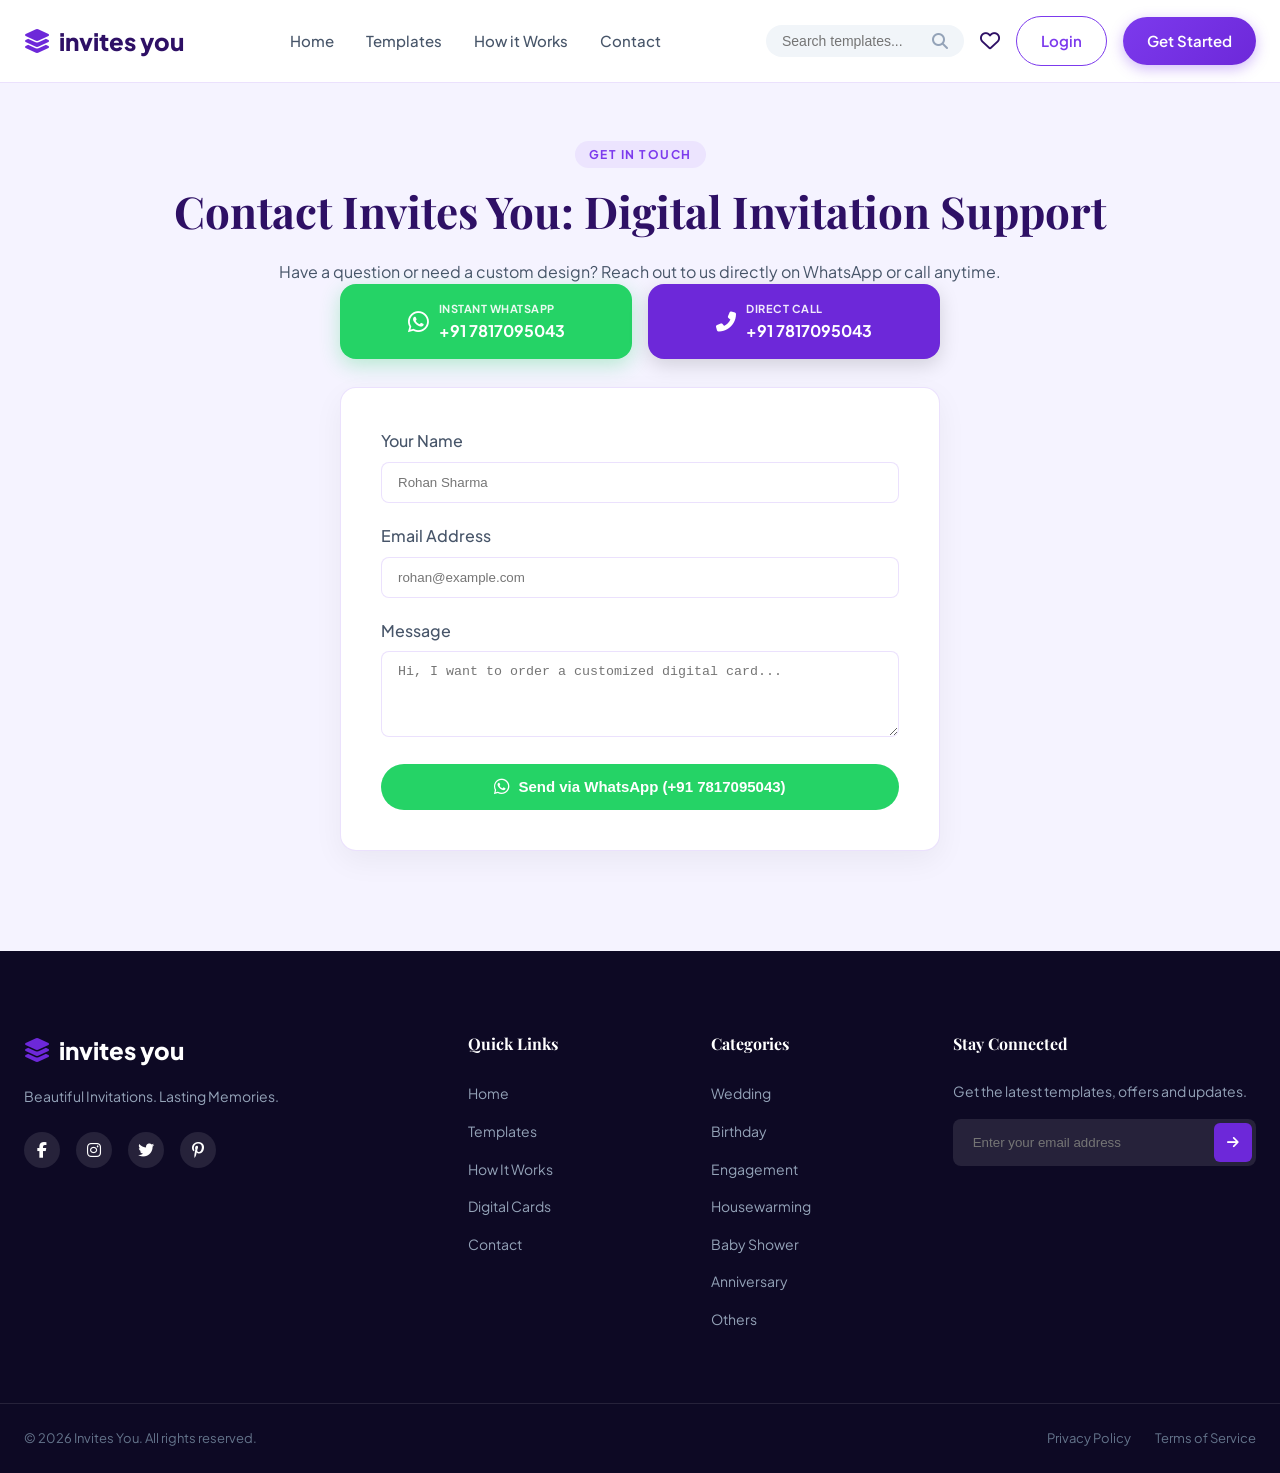
<file: contact.html>
<!DOCTYPE html>
<html lang="en">
<head>
    <meta charset="UTF-8">
    <meta name="viewport" content="width=device-width, initial-scale=1.0">
    <title>Contact Us - Custom Digital Invitation Cards Support | Invites You</title>
    <meta name="description" content="Get in touch with Invites You for custom digital wedding invitations, bulk orders, event customization, and instant WhatsApp support.">
    <meta name="keywords" content="contact digital invitation card maker, custom digital wedding card support, invites you contact, whatsapp wedding invitation assistance">
    <meta name="robots" content="index, follow">
    <link rel="canonical" href="https://invitesyou.in/contact.html">

    <!-- Open Graph -->
    <meta property="og:type" content="website">
    <meta property="og:url" content="https://invitesyou.in/contact.html">
    <meta property="og:title" content="Contact Us - Invites You Digital Invitations">
    <meta property="og:description" content="Reach out to us for custom digital wedding cards and fast WhatsApp support.">
    <meta property="og:image" content="https://images.unsplash.com/photo-1519225421980-715cb0215aed?auto=format&fit=crop&w=1200&q=80">

    <script type="application/ld+json">
    {
      "@context": "https://schema.org",
      "@type": "ContactPage",
      "name": "Contact Invites You",
      "url": "https://invitesyou.in/contact.html",
      "description": "Get in touch with the Invites You team for digital invitation cards and customization."
    }
    </script>
    <link rel="preconnect" href="https://fonts.googleapis.com">
    <link rel="preconnect" href="https://fonts.gstatic.com" crossorigin>
    <link href="https://fonts.googleapis.com/css2?family=Playfair+Display:ital,wght@0,700;1,700&family=Plus+Jakarta+Sans:wght@400;500;600;700;800&display=swap" rel="stylesheet">
    <link rel="stylesheet" href="https://cdnjs.cloudflare.com/ajax/libs/font-awesome/6.4.0/css/all.min.css">
    <link rel="stylesheet" href="assets/css/style.css">
</head>
<body>
    <header class="navbar">
        <div class="container nav-container">
            <a href="index.html" class="logo" style="text-decoration: none;">
                <i class="fas fa-layer-group logo-icon"></i>
                <span>invites you</span>
            </a>
            <nav class="nav-links">
                <a href="index.html" >Home</a>
                <a href="templates.html">Templates</a>
                <a href="how-it-works.html">How it Works</a>
                <a href="contact.html">Contact</a>
                </nav>
            <div class="nav-actions">
                <div class="search-box">
                    <input type="text" placeholder="Search templates...">
                    <i class="fas fa-search"></i>
                </div>
                <button class="icon-btn"><i class="far fa-heart"></i></button>
                <a href="#" class="btn btn-outline-primary">Login</a>
                <a href="#" class="btn btn-primary">Get Started</a>
            </div>
        </div>
    </header>
    <main>
    <section class="section-padding bg-very-light" style="padding-top: 140px; min-height: 80vh;">
        <div class="container">
            <div class="section-header text-center">
                <span class="subtitle">GET IN TOUCH</span>
                <h1 style="font-family: var(--font-serif); font-size: 44px; color: var(--text-dark); margin-bottom: 12px;">Contact Invites You: Digital Invitation Support</h1>
                <p>Have a question or need a custom design? Reach out to us directly on WhatsApp or call anytime.</p>
            </div>
            
            <!-- Direct Contact Actions -->
            <div style="max-width: 600px; margin: 0 auto 28px auto; display: flex; gap: 16px; justify-content: center; flex-wrap: wrap;">
                <a href="https://wa.me/917817095043?text=Hi%20Invites%20You%2C%20I%20want%20to%20order%20or%20customize%20a%20digital%20invitation%20card." target="_blank" style="flex:1; min-width:240px; background:#25d366; color:#fff; text-decoration:none; padding:16px 20px; border-radius:16px; font-weight:700; display:flex; align-items:center; justify-content:center; gap:10px; box-shadow:0 6px 20px rgba(37,211,102,0.3); transition:transform 0.2s;">
                    <i class="fab fa-whatsapp" style="font-size:24px;"></i>
                    <div style="text-align:left;">
                        <span style="font-size:11px; text-transform:uppercase; letter-spacing:0.5px; opacity:0.9; display:block;">Instant WhatsApp</span>
                        <span style="font-size:16px;">+91 7817095043</span>
                    </div>
                </a>
                <a href="tel:+917817095043" style="flex:1; min-width:240px; background:var(--primary); color:#fff; text-decoration:none; padding:16px 20px; border-radius:16px; font-weight:700; display:flex; align-items:center; justify-content:center; gap:10px; box-shadow:0 6px 20px rgba(0,0,0,0.15); transition:transform 0.2s;">
                    <i class="fas fa-phone-alt" style="font-size:20px;"></i>
                    <div style="text-align:left;">
                        <span style="font-size:11px; text-transform:uppercase; letter-spacing:0.5px; opacity:0.9; display:block;">Direct Call</span>
                        <span style="font-size:16px;">+91 7817095043</span>
                    </div>
                </a>
            </div>
            
            <div style="max-width: 600px; margin: 0 auto; background: white; padding: 40px; border-radius: 16px; box-shadow: 0 10px 30px rgba(0,0,0,0.05); border: 1px solid var(--border);">
                <form onsubmit="event.preventDefault(); const n=document.getElementById('cName').value; const m=document.getElementById('cMsg').value; window.open('https://wa.me/917817095043?text=' + encodeURIComponent('Hi Invites You! My name is ' + n + '. Inquiry: ' + m), '_blank');" style="display: flex; flex-direction: column; gap: 20px;">
                    <div>
                        <label style="display: block; margin-bottom: 8px; font-weight: 500;">Your Name</label>
                        <input type="text" id="cName" placeholder="Rohan Sharma" required style="width: 100%; padding: 12px 16px; border: 1px solid var(--border); border-radius: 8px; outline: none;">
                    </div>
                    <div>
                        <label style="display: block; margin-bottom: 8px; font-weight: 500;">Email Address</label>
                        <input type="email" placeholder="rohan@example.com" style="width: 100%; padding: 12px 16px; border: 1px solid var(--border); border-radius: 8px; outline: none;">
                    </div>
                    <div>
                        <label style="display: block; margin-bottom: 8px; font-weight: 500;">Message</label>
                        <textarea rows="4" id="cMsg" placeholder="Hi, I want to order a customized digital card..." required style="width: 100%; padding: 12px 16px; border: 1px solid var(--border); border-radius: 8px; outline: none; resize: vertical;"></textarea>
                    </div>
                    <button type="submit" class="btn" style="background:#25d366; color:#fff; width: 100%; padding: 14px; font-weight:700; display:flex; align-items:center; justify-content:center; gap:8px;">
                        <i class="fab fa-whatsapp" style="font-size:18px;"></i> Send via WhatsApp (+91 7817095043)
                    </button>
                </form>
            </div>
        </div>
    </section>
</main>
    <footer id="contact" class="footer">
        <div class="container footer-grid">
            <div class="footer-brand">
                <a href="index.html" class="logo" style="text-decoration: none; color: white;">
                    <i class="fas fa-layer-group logo-icon"></i> invites you
                </a>
                <p>Beautiful Invitations. Lasting Memories.</p>
                <div class="socials">
                    <a href="#"><i class="fab fa-facebook-f"></i></a>
                    <a href="#"><i class="fab fa-instagram"></i></a>
                    <a href="#"><i class="fab fa-twitter"></i></a>
                    <a href="#"><i class="fab fa-pinterest-p"></i></a>
                </div>
            </div>
            <div class="footer-links">
                <h3>Quick Links</h3>
                <ul>
                    <li><a href="#">Home</a></li>
                    <li><a href="templates.html">Templates</a></li>
                    <li><a href="#">How It Works</a></li>
                    <li><a href="templates.html">Digital Cards</a></li>
                    <li><a href="#contact">Contact</a></li>
                </ul>
            </div>
            <div class="footer-links">
                <h3>Categories</h3>
                <ul>
                    <li><a href="#">Wedding</a></li>
                    <li><a href="#">Birthday</a></li>
                    <li><a href="#">Engagement</a></li>
                    <li><a href="#">Housewarming</a></li>
                    <li><a href="#">Baby Shower</a></li>
                    <li><a href="#">Anniversary</a></li>
                    <li><a href="#">Others</a></li>
                </ul>
            </div>
            <div class="footer-newsletter">
                <h3>Stay Connected</h3>
                <p>Get the latest templates, offers and updates.</p>
                <div class="newsletter-box">
                    <input type="email" placeholder="Enter your email address">
                    <button><i class="fas fa-arrow-right"></i></button>
                </div>
            </div>
        </div>
        <div class="container footer-bottom flex-between">
            <p>&copy; 2026 Invites You. All rights reserved.</p>
            <div class="legal">
                <a href="#">Privacy Policy</a>
                <a href="#">Terms of Service</a>
            </div>
        </div>
    </footer>
    <script src="assets/js/env.js"></script>
    <script src="assets/js/script.js"></script>
</body>
</html>
</file>
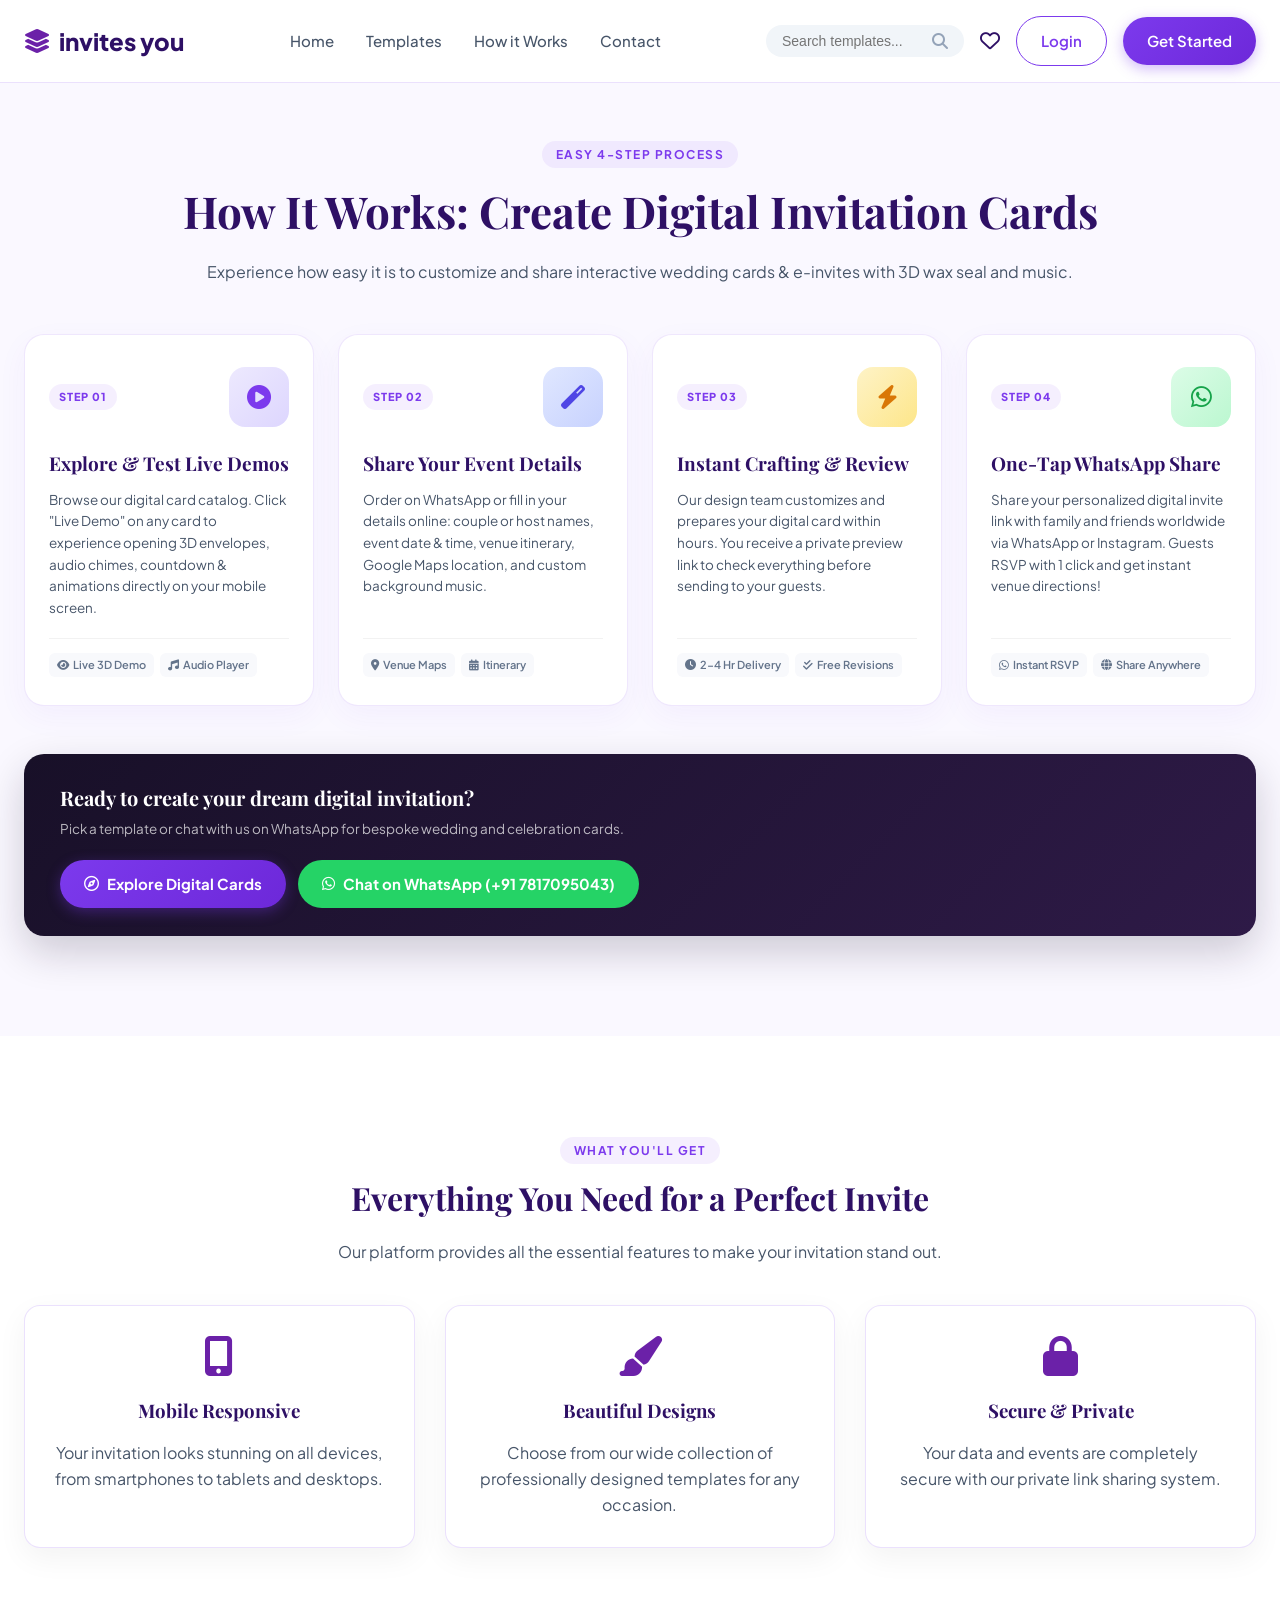
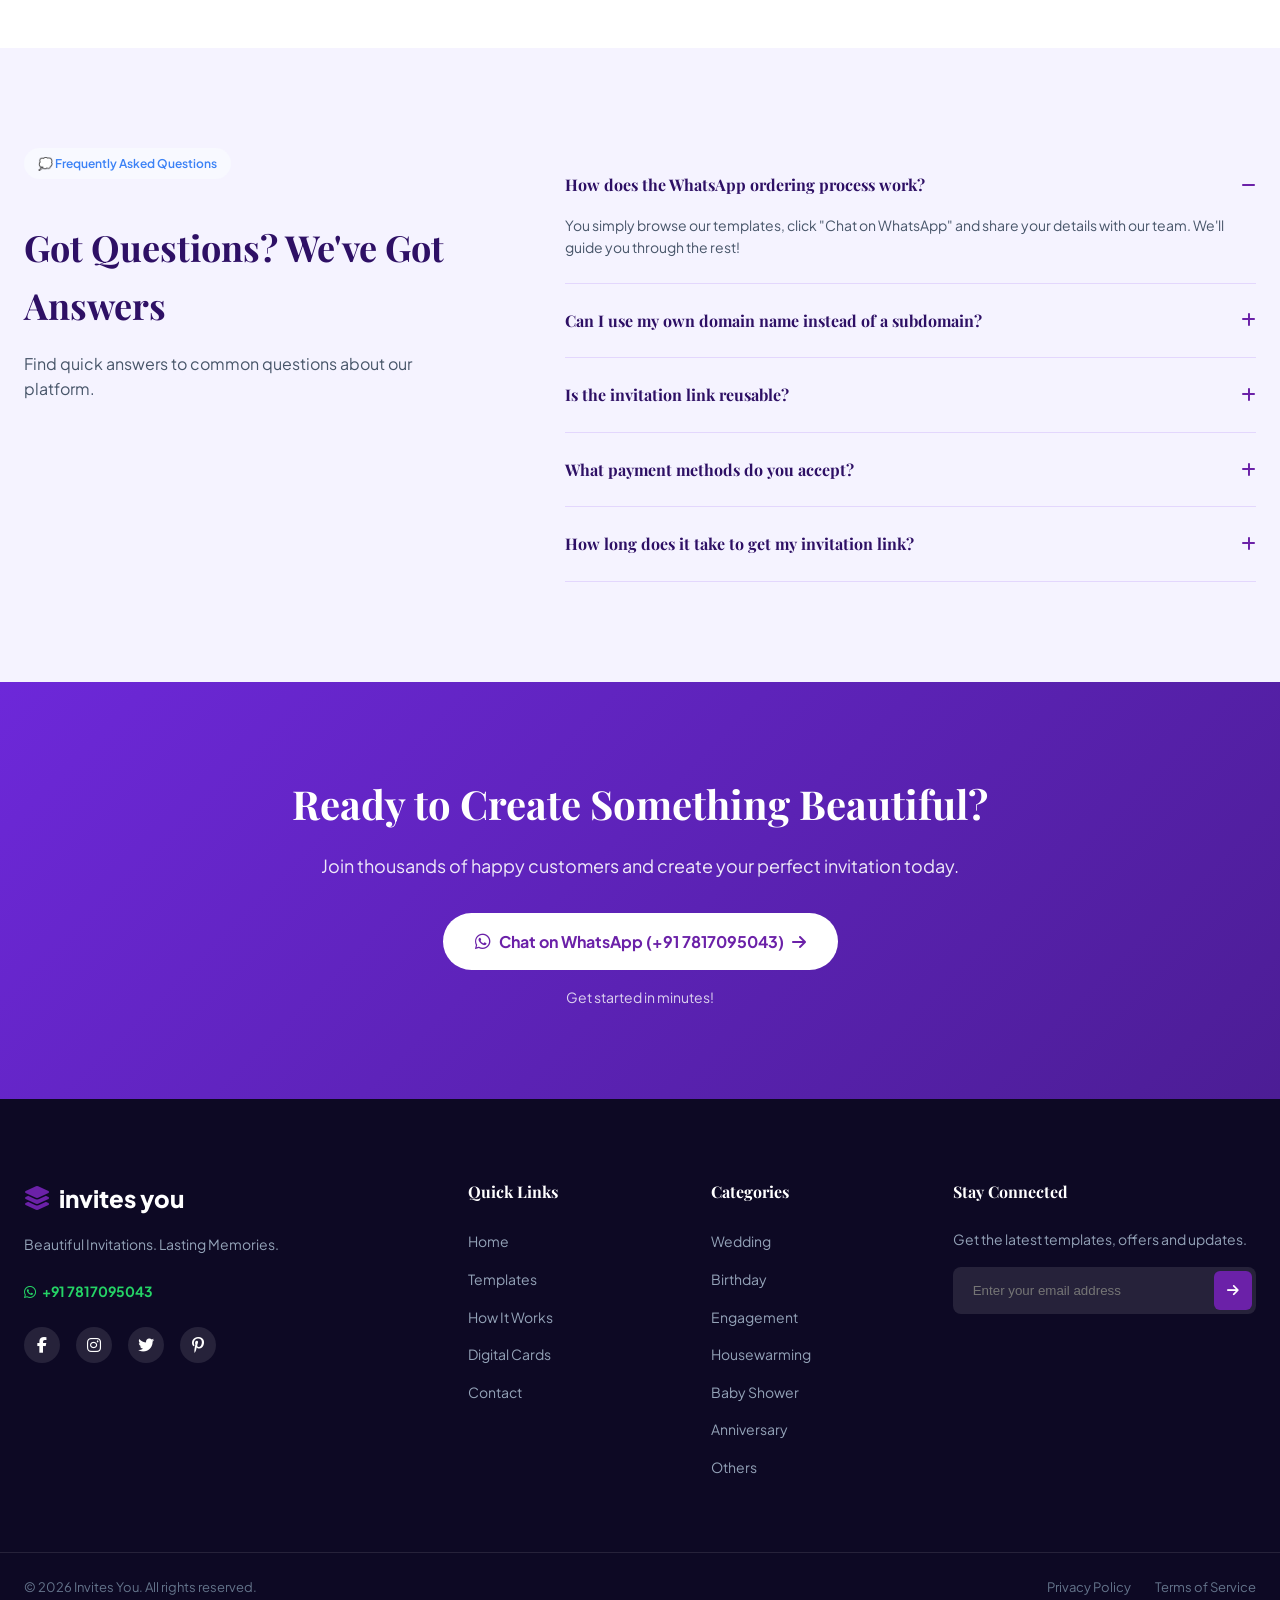
<file: how-it-works.html>
<!DOCTYPE html>
<html lang="en">
<head>
    <meta charset="UTF-8">
    <meta name="viewport" content="width=device-width, initial-scale=1.0">
    <title>How It Works - Create & Share Interactive Digital Invitation Cards | Invites You</title>
    <meta name="description" content="Learn how to create and send interactive digital wedding invitations and e-cards in 4 simple steps: Pick a template, share event details, preview your 3D card, and share on WhatsApp.">
    <meta name="keywords" content="how to make digital invitation card, create wedding e-invite, digital shadi card maker online, interactive digital invitation guide, whatsapp wedding card maker">
    <meta name="robots" content="index, follow">
    <link rel="canonical" href="https://invitesyou.in/how-it-works.html">

    <!-- Open Graph -->
    <meta property="og:type" content="website">
    <meta property="og:url" content="https://invitesyou.in/how-it-works.html">
    <meta property="og:title" content="How It Works - Create Digital Invitation Cards | Invites You">
    <meta property="og:description" content="Create and send interactive digital wedding cards in 4 simple steps with 3D wax seal and music.">
    <meta property="og:image" content="https://images.unsplash.com/photo-1519225421980-715cb0215aed?auto=format&fit=crop&w=1200&q=80">

    <script type="application/ld+json">
    {
      "@context": "https://schema.org",
      "@type": "HowTo",
      "name": "How to Create an Interactive Digital Invitation Card",
      "description": "Step-by-step guide to customizing and sending interactive digital invitations with 3D envelope opening and WhatsApp RSVP.",
      "step": [
        {
          "@type": "HowToStep",
          "name": "Explore & Test Live Demos",
          "text": "Browse digital card templates and test 3D wax seal opening and music animations."
        },
        {
          "@type": "HowToStep",
          "name": "Share Your Event Details",
          "text": "Provide bride & groom names, event dates, itinerary, Google Maps venue location."
        },
        {
          "@type": "HowToStep",
          "name": "Instant Crafting & Review",
          "text": "Our team prepares your card in 2-4 hours and sends a private preview link."
        },
        {
          "@type": "HowToStep",
          "name": "One-Tap WhatsApp Share",
          "text": "Share your personalized digital invitation link directly with guests on WhatsApp."
        }
      ]
    }
    </script>
    <link rel="preconnect" href="https://fonts.googleapis.com">
    <link rel="preconnect" href="https://fonts.gstatic.com" crossorigin>
    <link href="https://fonts.googleapis.com/css2?family=Playfair+Display:ital,wght@0,700;1,700&family=Plus+Jakarta+Sans:wght@400;500;600;700;800&display=swap" rel="stylesheet">
    <link rel="stylesheet" href="https://cdnjs.cloudflare.com/ajax/libs/font-awesome/6.4.0/css/all.min.css">
    <link rel="stylesheet" href="assets/css/style.css">
</head>
<body>
    <header class="navbar">
        <div class="container nav-container">
            <a href="index.html" class="logo" style="text-decoration: none;">
                <i class="fas fa-layer-group logo-icon"></i>
                <span>invites you</span>
            </a>
            <nav class="nav-links">
                <a href="index.html" >Home</a>
                <a href="templates.html">Templates</a>
                <a href="how-it-works.html">How it Works</a>
                <a href="contact.html">Contact</a>
                </nav>
            <div class="nav-actions">
                <div class="search-box">
                    <input type="text" placeholder="Search templates...">
                    <i class="fas fa-search"></i>
                </div>
                <button class="icon-btn"><i class="far fa-heart"></i></button>
                <a href="#" class="btn btn-outline-primary">Login</a>
                <a href="#" class="btn btn-primary">Get Started</a>
            </div>
        </div>
    </header>
    <main>
            <section id="how-it-works" class="how-it-works section-padding" style="padding-top: 140px; min-height: 80vh; background: #faf8ff;">
            <div class="container">
                <div class="section-header text-center">
                    <span class="subtitle">EASY 4-STEP PROCESS</span>
                    <h1 style="font-family: var(--font-serif); font-size: 44px; color: var(--text-dark); margin-bottom: 12px;">How It Works: Create Digital Invitation Cards</h1>
                    <p>Experience how easy it is to customize and share interactive wedding cards &amp; e-invites with 3D wax seal and music.</p>
                </div>
                
                <div class="hiw-modern-wrap">
                    <div class="hiw-grid">
                        <!-- Step 1 -->
                        <div class="hiw-card">
                            <div class="hiw-card-header">
                                <span class="hiw-step-tag">Step 01</span>
                                <div class="hiw-icon-box hiw-icon-1">
                                    <i class="fas fa-play-circle"></i>
                                </div>
                            </div>
                            <h3>Explore & Test Live Demos</h3>
                            <p>Browse our digital card catalog. Click "Live Demo" on any card to experience opening 3D envelopes, audio chimes, countdown & animations directly on your mobile screen.</p>
                            <div class="hiw-chips">
                                <span class="hiw-chip"><i class="fas fa-eye"></i> Live 3D Demo</span>
                                <span class="hiw-chip"><i class="fas fa-music"></i> Audio Player</span>
                            </div>
                        </div>

                        <!-- Step 2 -->
                        <div class="hiw-card">
                            <div class="hiw-card-header">
                                <span class="hiw-step-tag">Step 02</span>
                                <div class="hiw-icon-box hiw-icon-2">
                                    <i class="fas fa-magic"></i>
                                </div>
                            </div>
                            <h3>Share Your Event Details</h3>
                            <p>Order on WhatsApp or fill in your details online: couple or host names, event date & time, venue itinerary, Google Maps location, and custom background music.</p>
                            <div class="hiw-chips">
                                <span class="hiw-chip"><i class="fas fa-map-marker-alt"></i> Venue Maps</span>
                                <span class="hiw-chip"><i class="fas fa-calendar-alt"></i> Itinerary</span>
                            </div>
                        </div>

                        <!-- Step 3 -->
                        <div class="hiw-card">
                            <div class="hiw-card-header">
                                <span class="hiw-step-tag">Step 03</span>
                                <div class="hiw-icon-box hiw-icon-3">
                                    <i class="fas fa-bolt"></i>
                                </div>
                            </div>
                            <h3>Instant Crafting & Review</h3>
                            <p>Our design team customizes and prepares your digital card within hours. You receive a private preview link to check everything before sending to your guests.</p>
                            <div class="hiw-chips">
                                <span class="hiw-chip"><i class="fas fa-clock"></i> 2-4 Hr Delivery</span>
                                <span class="hiw-chip"><i class="fas fa-check-double"></i> Free Revisions</span>
                            </div>
                        </div>

                        <!-- Step 4 -->
                        <div class="hiw-card">
                            <div class="hiw-card-header">
                                <span class="hiw-step-tag">Step 04</span>
                                <div class="hiw-icon-box hiw-icon-4">
                                    <i class="fab fa-whatsapp"></i>
                                </div>
                            </div>
                            <h3>One-Tap WhatsApp Share</h3>
                            <p>Share your personalized digital invite link with family and friends worldwide via WhatsApp or Instagram. Guests RSVP with 1 click and get instant venue directions!</p>
                            <div class="hiw-chips">
                                <span class="hiw-chip"><i class="fab fa-whatsapp"></i> Instant RSVP</span>
                                <span class="hiw-chip"><i class="fas fa-globe"></i> Share Anywhere</span>
                            </div>
                        </div>
                    </div>

                    <!-- Modern CTA Banner inside How it works -->
                    <div class="hiw-cta-box">
                        <div>
                            <h3>Ready to create your dream digital invitation?</h3>
                            <p>Pick a template or chat with us on WhatsApp for bespoke wedding and celebration cards.</p>
                        </div>
                        <div class="hiw-cta-buttons">
                            <a href="templates.html" class="btn btn-primary" style="padding: 12px 24px; border-radius: 30px; font-weight: 700;">
                                <i class="far fa-compass"></i> Explore Digital Cards
                            </a>
                            <a href="https://wa.me/917817095043?text=Hi%20Invites%20You%2C%20I%20want%20to%20create%20a%20digital%20invitation%20card." target="_blank" class="btn" style="background:#25d366; color:#fff; padding:12px 24px; border-radius:30px; font-weight:700; display:inline-flex; align-items:center; gap:8px;">
                                <i class="fab fa-whatsapp"></i> Chat on WhatsApp (+91 7817095043)
                            </a>
                        </div>
                    </div>
                </div>
            </div>
        </section>

        <section class="section-padding">
            <div class="container">
                <div class="section-header text-center">
                    <span class="subtitle">WHAT YOU'LL GET</span>
                    <h2>Everything You Need for a Perfect Invite</h2>
                    <p>Our platform provides all the essential features to make your invitation stand out.</p>
                </div>
                <div class="testimonial-grid" style="text-align: center; gap: 30px;">
                    <div style="background: var(--bg-white); padding: 30px; border-radius: 16px; border: 1px solid var(--border); box-shadow: 0 10px 30px rgba(0,0,0,0.05);">
                        <i class="fas fa-mobile-alt" style="font-size: 40px; color: var(--primary); margin-bottom: 20px;"></i>
                        <h3 style="margin-bottom: 15px;">Mobile Responsive</h3>
                        <p style="color: var(--text-body);">Your invitation looks stunning on all devices, from smartphones to tablets and desktops.</p>
                    </div>
                    <div style="background: var(--bg-white); padding: 30px; border-radius: 16px; border: 1px solid var(--border); box-shadow: 0 10px 30px rgba(0,0,0,0.05);">
                        <i class="fas fa-paint-brush" style="font-size: 40px; color: var(--primary); margin-bottom: 20px;"></i>
                        <h3 style="margin-bottom: 15px;">Beautiful Designs</h3>
                        <p style="color: var(--text-body);">Choose from our wide collection of professionally designed templates for any occasion.</p>
                    </div>
                    <div style="background: var(--bg-white); padding: 30px; border-radius: 16px; border: 1px solid var(--border); box-shadow: 0 10px 30px rgba(0,0,0,0.05);">
                        <i class="fas fa-lock" style="font-size: 40px; color: var(--primary); margin-bottom: 20px;"></i>
                        <h3 style="margin-bottom: 15px;">Secure & Private</h3>
                        <p style="color: var(--text-body);">Your data and events are completely secure with our private link sharing system.</p>
                    </div>
                </div>
            </div>
        </section>

        <section class="faq section-padding bg-very-light">
            <div class="container faq-layout">
                <div class="faq-left">
                    <div class="badge badge-hero" style="background:#f8f9ff; color:#3b82f6;">💭 Frequently Asked Questions</div>
                    <h2>Got Questions? We've Got Answers</h2>
                    <p>Find quick answers to common questions about our platform.</p>
                </div>
                <div class="faq-right">
                    <div class="accordion">
                        <div class="accordion-item active">
                            <div class="accordion-header">
                                <h3>How does the WhatsApp ordering process work?</h3>
                                <i class="fas fa-minus"></i>
                            </div>
                            <div class="accordion-body">
                                <p>You simply browse our templates, click "Chat on WhatsApp" and share your details with our team. We'll guide you through the rest!</p>
                            </div>
                        </div>
                        <div class="accordion-item">
                            <div class="accordion-header">
                                <h3>Can I use my own domain name instead of a subdomain?</h3>
                                <i class="fas fa-plus"></i>
                            </div>
                            <div class="accordion-body"><p>Yes, custom domains are supported in the Business plan.</p></div>
                        </div>
                        <div class="accordion-item">
                            <div class="accordion-header">
                                <h3>Is the invitation link reusable?</h3>
                                <i class="fas fa-plus"></i>
                            </div>
                            <div class="accordion-body"><p>Yes, the link is valid for 6 months.</p></div>
                        </div>
                        <div class="accordion-item">
                            <div class="accordion-header">
                                <h3>What payment methods do you accept?</h3>
                                <i class="fas fa-plus"></i>
                            </div>
                            <div class="accordion-body"><p>We accept all major credit cards, UPI, and net banking.</p></div>
                        </div>
                        <div class="accordion-item">
                            <div class="accordion-header">
                                <h3>How long does it take to get my invitation link?</h3>
                                <i class="fas fa-plus"></i>
                            </div>
                            <div class="accordion-body"><p>It usually takes less than 24 hours after payment is confirmed.</p></div>
                        </div>
                    </div>
                </div>
            </div>
        </section>

        <section class="cta-banner">
            <div class="container text-center">
                <h2>Ready to Create Something Beautiful?</h2>
                <p>Join thousands of happy customers and create your perfect invitation today.</p>
                <a href="https://wa.me/917817095043?text=Hi%20Invites%20You%2C%20I%20want%20to%20order%20a%20digital%20invitation%20card." target="_blank" class="btn btn-white-cta" style="text-decoration:none; display:inline-flex; align-items:center; gap:8px;"><i class="fab fa-whatsapp" style="font-size:18px;"></i> Chat on WhatsApp (+91 7817095043) <i class="fas fa-arrow-right"></i></a>
                <div class="sub-text">Get started in minutes!</div>
            </div>
        </section>
    </main>
    <footer id="contact" class="footer">
        <div class="container footer-grid">
            <div class="footer-brand">
                <a href="index.html" class="logo" style="text-decoration: none; color: white;">
                    <i class="fas fa-layer-group logo-icon"></i> invites you
                </a>
                <p>Beautiful Invitations. Lasting Memories.</p>
                <p style="margin-top:10px;"><a href="https://wa.me/917817095043" target="_blank" style="color:#25d366; text-decoration:none; font-weight:700; display:inline-flex; align-items:center; gap:6px;"><i class="fab fa-whatsapp"></i> +91 7817095043</a></p>
                <div class="socials">
                    <a href="#"><i class="fab fa-facebook-f"></i></a>
                    <a href="#"><i class="fab fa-instagram"></i></a>
                    <a href="#"><i class="fab fa-twitter"></i></a>
                    <a href="#"><i class="fab fa-pinterest-p"></i></a>
                </div>
            </div>
            <div class="footer-links">
                <h3>Quick Links</h3>
                <ul>
                    <li><a href="#">Home</a></li>
                    <li><a href="templates.html">Templates</a></li>
                    <li><a href="#">How It Works</a></li>
                    <li><a href="templates.html">Digital Cards</a></li>
                    <li><a href="#contact">Contact</a></li>
                </ul>
            </div>
            <div class="footer-links">
                <h3>Categories</h3>
                <ul>
                    <li><a href="#">Wedding</a></li>
                    <li><a href="#">Birthday</a></li>
                    <li><a href="#">Engagement</a></li>
                    <li><a href="#">Housewarming</a></li>
                    <li><a href="#">Baby Shower</a></li>
                    <li><a href="#">Anniversary</a></li>
                    <li><a href="#">Others</a></li>
                </ul>
            </div>
            <div class="footer-newsletter">
                <h3>Stay Connected</h3>
                <p>Get the latest templates, offers and updates.</p>
                <div class="newsletter-box">
                    <input type="email" placeholder="Enter your email address">
                    <button><i class="fas fa-arrow-right"></i></button>
                </div>
            </div>
        </div>
        <div class="container footer-bottom flex-between">
            <p>&copy; 2026 Invites You. All rights reserved.</p>
            <div class="legal">
                <a href="#">Privacy Policy</a>
                <a href="#">Terms of Service</a>
            </div>
        </div>
    </footer>
    <script src="assets/js/env.js"></script>
    <script src="assets/js/script.js"></script>
</body>
</html>
</file>
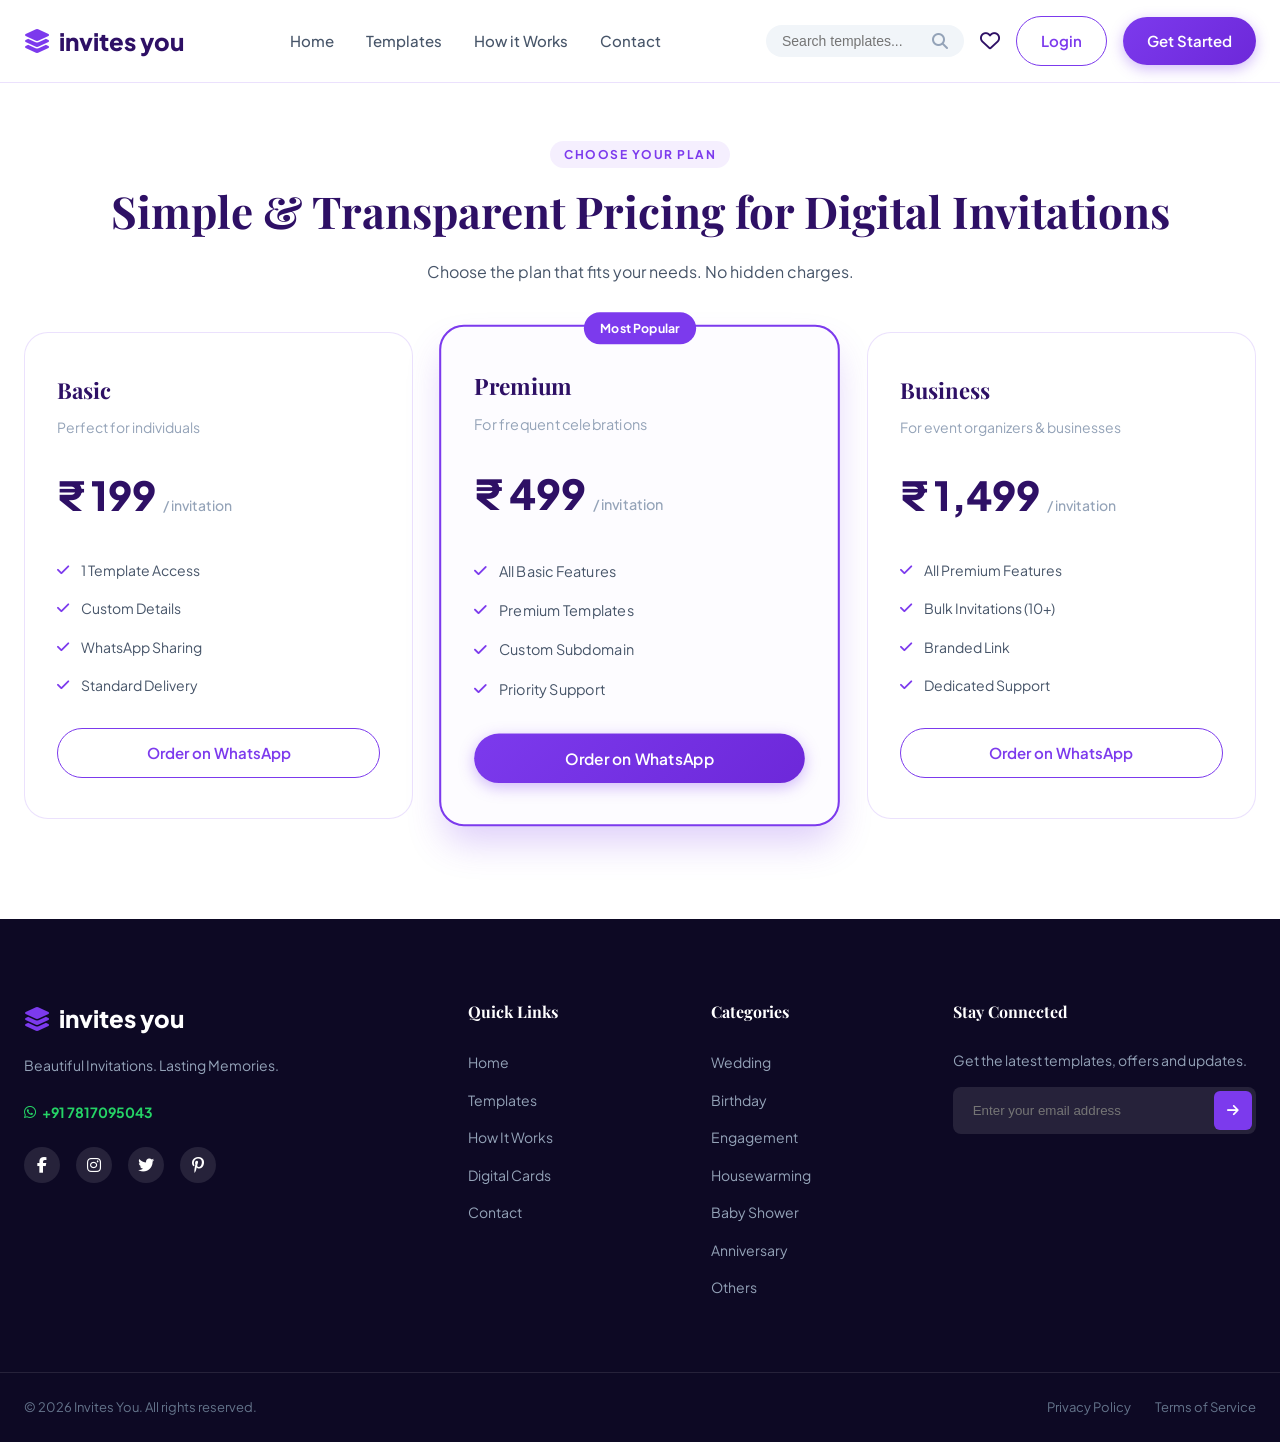
<file: pricing.html>
<!DOCTYPE html>
<html lang="en">
<head>
    <meta charset="UTF-8">
    <meta name="viewport" content="width=device-width, initial-scale=1.0">
    <title>Pricing Plans - Interactive Digital Invitation Cards | Invites You</title>
    <meta name="description" content="Affordable pricing plans for interactive digital wedding invitations, save the date, and party cards starting at just ₹199. Includes 3D wax seal animations, background music, and WhatsApp RSVP.">
    <meta name="keywords" content="digital invitation card price, wedding card pricing online, cost of digital wedding invitation, cheap digital invitations india, interactive e-invite price">
    <meta name="robots" content="index, follow">
    <link rel="canonical" href="https://invitesyou.in/pricing.html">

    <!-- Open Graph -->
    <meta property="og:type" content="website">
    <meta property="og:url" content="https://invitesyou.in/pricing.html">
    <meta property="og:title" content="Pricing Plans - Digital Invitation Cards | Invites You">
    <meta property="og:description" content="Simple & transparent pricing for interactive wedding and celebration digital invitation cards.">
    <meta property="og:image" content="https://images.unsplash.com/photo-1519225421980-715cb0215aed?auto=format&fit=crop&w=1200&q=80">
    <link rel="preconnect" href="https://fonts.googleapis.com">
    <link rel="preconnect" href="https://fonts.gstatic.com" crossorigin>
    <link href="https://fonts.googleapis.com/css2?family=Playfair+Display:ital,wght@0,700;1,700&family=Plus+Jakarta+Sans:wght@400;500;600;700;800&display=swap" rel="stylesheet">
    <link rel="stylesheet" href="https://cdnjs.cloudflare.com/ajax/libs/font-awesome/6.4.0/css/all.min.css">
    <link rel="stylesheet" href="assets/css/style.css">
</head>
<body>
    <header class="navbar">
        <div class="container nav-container">
            <a href="index.html" class="logo" style="text-decoration: none;">
                <i class="fas fa-layer-group logo-icon"></i>
                <span>invites you</span>
            </a>
            <nav class="nav-links">
                <a href="index.html" >Home</a>
                <a href="templates.html">Templates</a>
                <a href="how-it-works.html">How it Works</a>
                <a href="contact.html">Contact</a>
                </nav>
            <div class="nav-actions">
                <div class="search-box">
                    <input type="text" placeholder="Search templates...">
                    <i class="fas fa-search"></i>
                </div>
                <button class="icon-btn"><i class="far fa-heart"></i></button>
                <a href="#" class="btn btn-outline-primary">Login</a>
                <a href="#" class="btn btn-primary">Get Started</a>
            </div>
        </div>
    </header>
    <main>
    <section id="pricing" class="pricing section-padding" style="padding-top: 140px; min-height: 80vh; bg-very-light">
            <div class="container">
                <div class="section-header text-center">
                    <span class="subtitle">CHOOSE YOUR PLAN</span>
                    <h1 style="font-family: var(--font-serif); font-size: 44px; color: var(--text-dark); margin-bottom: 12px;">Simple &amp; Transparent Pricing for Digital Invitations</h1>
                    <p>Choose the plan that fits your needs. No hidden charges.</p>
                </div>
                
                <div class="pricing-grid">
                    <div class="price-card">
                        <h3>Basic</h3>
                        <p>Perfect for individuals</p>
                        <div class="price-amt">₹ 199 <span>/ invitation</span></div>
                        <ul class="price-features">
                            <li><i class="fas fa-check"></i> 1 Template Access</li>
                            <li><i class="fas fa-check"></i> Custom Details</li>
                            <li><i class="fas fa-check"></i> WhatsApp Sharing</li>
                            <li><i class="fas fa-check"></i> Standard Delivery</li>
                        </ul>
                        <a href="https://wa.me/917817095043?text=Hi%20Invites%20You%2C%20I%20want%20to%20order%20the%20Basic%20Digital%20Card%20Plan%20(%E2%82%B9199)." target="_blank" class="btn btn-outline-primary btn-block" style="text-decoration:none; text-align:center;">Order on WhatsApp</a>
                    </div>
                    <div class="price-card popular">
                        <div class="popular-tag">Most Popular</div>
                        <h3>Premium</h3>
                        <p>For frequent celebrations</p>
                        <div class="price-amt">₹ 499 <span>/ invitation</span></div>
                        <ul class="price-features">
                            <li><i class="fas fa-check"></i> All Basic Features</li>
                            <li><i class="fas fa-check"></i> Premium Templates</li>
                            <li><i class="fas fa-check"></i> Custom Subdomain</li>
                            <li><i class="fas fa-check"></i> Priority Support</li>
                        </ul>
                        <a href="https://wa.me/917817095043?text=Hi%20Invites%20You%2C%20I%20want%20to%20order%20the%20Premium%20Digital%20Card%20Plan%20(%E2%82%B9499)." target="_blank" class="btn btn-primary btn-block" style="text-decoration:none; text-align:center;">Order on WhatsApp</a>
                    </div>
                    <div class="price-card">
                        <h3>Business</h3>
                        <p>For event organizers & businesses</p>
                        <div class="price-amt">₹ 1,499 <span>/ invitation</span></div>
                        <ul class="price-features">
                            <li><i class="fas fa-check"></i> All Premium Features</li>
                            <li><i class="fas fa-check"></i> Bulk Invitations (10+)</li>
                            <li><i class="fas fa-check"></i> Branded Link</li>
                            <li><i class="fas fa-check"></i> Dedicated Support</li>
                        </ul>
                        <a href="https://wa.me/917817095043?text=Hi%20Invites%20You%2C%20I%20want%20to%20order%20the%20Business%20Digital%20Card%20Plan%20(%E2%82%B91499)." target="_blank" class="btn btn-outline-primary btn-block" style="text-decoration:none; text-align:center;">Order on WhatsApp</a>
                    </div>
                </div>
            </div>
        </section>
    </main>
    <footer id="contact" class="footer">
        <div class="container footer-grid">
            <div class="footer-brand">
                <a href="index.html" class="logo" style="text-decoration: none; color: white;">
                    <i class="fas fa-layer-group logo-icon"></i> invites you
                </a>
                <p>Beautiful Invitations. Lasting Memories.</p>
                <p style="margin-top:10px;"><a href="https://wa.me/917817095043" target="_blank" style="color:#25d366; text-decoration:none; font-weight:700; display:inline-flex; align-items:center; gap:6px;"><i class="fab fa-whatsapp"></i> +91 7817095043</a></p>
                <div class="socials">
                    <a href="#"><i class="fab fa-facebook-f"></i></a>
                    <a href="#"><i class="fab fa-instagram"></i></a>
                    <a href="#"><i class="fab fa-twitter"></i></a>
                    <a href="#"><i class="fab fa-pinterest-p"></i></a>
                </div>
            </div>
            <div class="footer-links">
                <h3>Quick Links</h3>
                <ul>
                    <li><a href="#">Home</a></li>
                    <li><a href="templates.html">Templates</a></li>
                    <li><a href="#">How It Works</a></li>
                    <li><a href="templates.html">Digital Cards</a></li>
                    <li><a href="#contact">Contact</a></li>
                </ul>
            </div>
            <div class="footer-links">
                <h3>Categories</h3>
                <ul>
                    <li><a href="#">Wedding</a></li>
                    <li><a href="#">Birthday</a></li>
                    <li><a href="#">Engagement</a></li>
                    <li><a href="#">Housewarming</a></li>
                    <li><a href="#">Baby Shower</a></li>
                    <li><a href="#">Anniversary</a></li>
                    <li><a href="#">Others</a></li>
                </ul>
            </div>
            <div class="footer-newsletter">
                <h3>Stay Connected</h3>
                <p>Get the latest templates, offers and updates.</p>
                <div class="newsletter-box">
                    <input type="email" placeholder="Enter your email address">
                    <button><i class="fas fa-arrow-right"></i></button>
                </div>
            </div>
        </div>
        <div class="container footer-bottom flex-between">
            <p>&copy; 2026 Invites You. All rights reserved.</p>
            <div class="legal">
                <a href="#">Privacy Policy</a>
                <a href="#">Terms of Service</a>
            </div>
        </div>
    </footer>
    <script src="assets/js/env.js"></script>
    <script src="assets/js/script.js"></script>
</body>
</html>
</file>
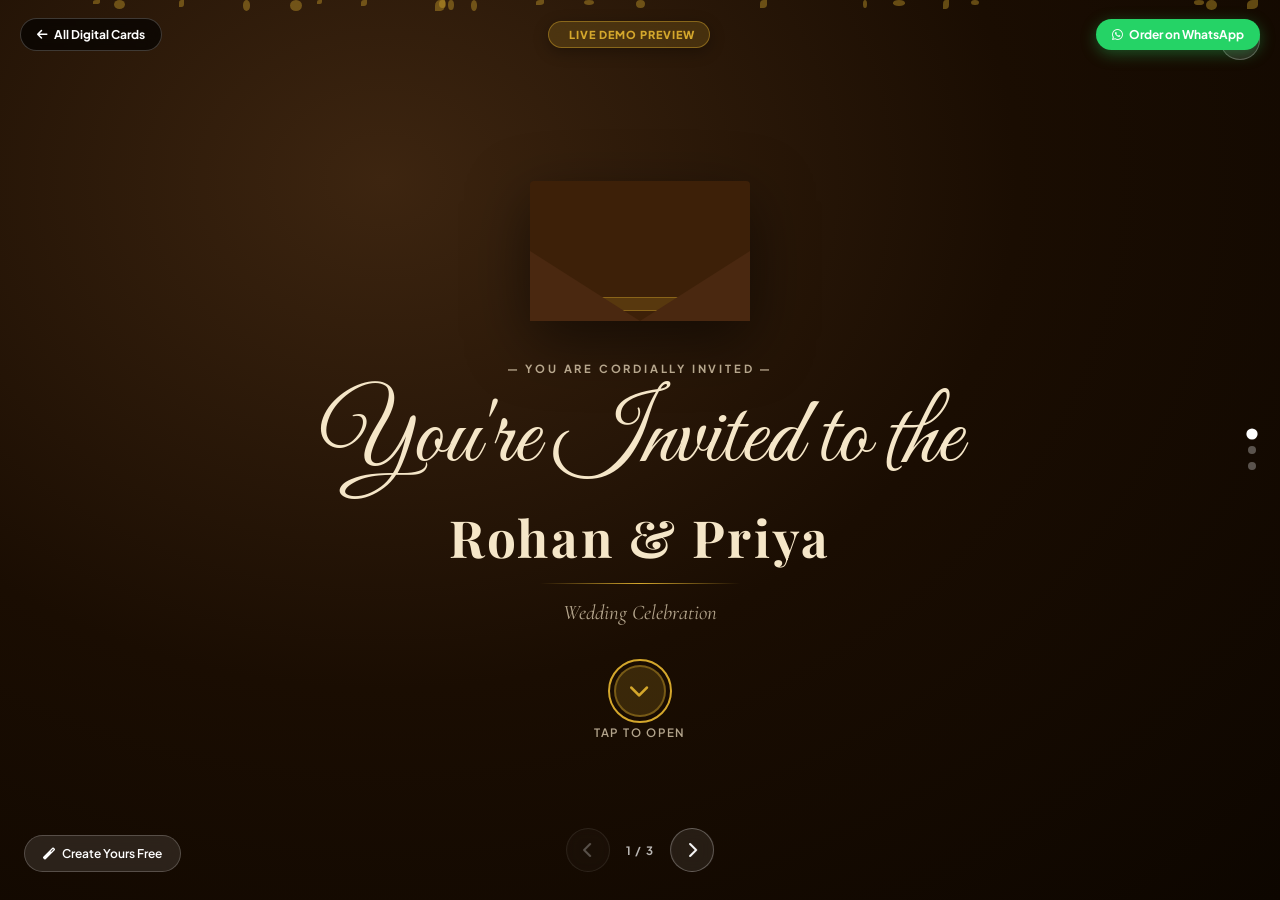
<file: view.html>
<!DOCTYPE html>
<html lang="en">
<head>
    <meta charset="UTF-8">
    <meta name="viewport" content="width=device-width, initial-scale=1.0">
    <title>Interactive Digital Invitation Card – Invites You</title>
    <meta name="description" content="Open and experience this interactive digital invitation card with 3D wax seal animation, background music, RSVP and live directions.">
    <meta name="og:title" content="You're Invited! | Interactive Digital Invitation Card">
    <meta name="og:description" content="Open your luxury digital invitation with 3D wax seal, music, and venue details.">
    <link rel="preconnect" href="https://fonts.googleapis.com">
    <link rel="preconnect" href="https://fonts.gstatic.com" crossorigin>
    <link href="https://fonts.googleapis.com/css2?family=Great+Vibes&family=Playfair+Display:ital,wght@0,400;0,600;0,700;1,400;1,700&family=Cormorant+Garamond:ital,wght@0,300;0,400;0,600;1,300;1,400&family=Plus+Jakarta+Sans:wght@300;400;500;600;700&display=swap" rel="stylesheet">
    <link rel="stylesheet" href="https://cdnjs.cloudflare.com/ajax/libs/font-awesome/6.4.0/css/all.min.css">
    <style>
        * { margin:0; padding:0; box-sizing:border-box; }

        :root {
            --p1: #2d1b05;
            --p2: #5c2d0a;
            --gold: #D4A72C;
            --light: #f5e6c8;
            --light2: rgba(245,230,200,0.7);
            --light3: rgba(245,230,200,0.4);
        }

        html, body {
            width:100%; height:100%;
            overflow: hidden;
            font-family: 'Plus Jakarta Sans', sans-serif;
            background: #000;
        }

        /* ══════════════════════════════════════════
           GLOBAL INVITATION WRAPPER
        ══════════════════════════════════════════ */
        #invitation {
            width:100vw; height:100vh;
            position:relative;
            overflow:hidden;
        }

        /* ── BACKGROUND ── */
        .inv-bg {
            position:absolute; inset:0;
            transition: background 0.8s ease;
        }
        /* Themes applied by JS */
        .theme-t1 .inv-bg { background: radial-gradient(ellipse at 30% 20%, #3d2510 0%, #1a0d02 50%, #0d0600 100%); }
        .theme-t2 .inv-bg { background: radial-gradient(ellipse at 30% 20%, #4a1a2a 0%, #200d14 50%, #110007 100%); }
        .theme-t3 .inv-bg { background: radial-gradient(ellipse at 30% 20%, #0d2e0d 0%, #061408 50%, #020a02 100%); }
        .theme-t4 .inv-bg { background: radial-gradient(ellipse at 30% 20%, #0a0820 0%, #04030f 50%, #000008 100%); }

        /* ── PARTICLES / PETALS ── */
        .particles {
            position:absolute; inset:0;
            pointer-events:none;
            z-index:1;
            overflow:hidden;
        }
        .petal {
            position:absolute;
            width:8px; height:8px;
            border-radius:50% 0 50% 0;
            opacity:0;
            animation: fall linear infinite;
        }
        @keyframes fall {
            0%   { transform: translateY(-20px) rotate(0deg); opacity:0.8; }
            100% { transform: translateY(110vh) rotate(720deg); opacity:0; }
        }

        /* ── PAGES ── */
        .page {
            position:absolute; inset:0;
            display:flex;
            align-items:center;
            justify-content:center;
            opacity:0;
            pointer-events:none;
            transition: opacity 0.9s ease;
            z-index:5;
        }
        .page.active { opacity:1; pointer-events:all; }

        /* ══════════════════════════════════════════
           PAGE 1 — COVER / ENVELOPE OPEN
        ══════════════════════════════════════════ */
        #page1 { flex-direction:column; gap:0; }

        .cover-wrap {
            display:flex;
            flex-direction:column;
            align-items:center;
            justify-content:center;
            text-align:center;
            height:100vh;
            width:100%;
            padding:40px 24px;
            gap:0;
        }

        /* Envelope animation */
        .envelope-container {
            position:relative;
            width:220px; height:160px;
            margin-bottom:40px;
            cursor:pointer;
        }
        .envelope-body {
            width:220px; height:140px;
            border-radius:4px 4px 10px 10px;
            position:absolute;
            bottom:0;
            overflow:hidden;
            box-shadow: 0 20px 60px rgba(0,0,0,0.5);
        }
        .envelope-flap {
            width:0; height:0;
            border-left:110px solid transparent;
            border-right:110px solid transparent;
            position:absolute;
            top:0; left:0;
            z-index:3;
            transform-origin:top center;
            transition: transform 0.8s cubic-bezier(0.4,0,0.2,1);
        }
        .envelope-flap.open { transform: rotateX(180deg); }

        .envelope-bottom-left {
            width:0; height:0;
            border-bottom:70px solid;
            border-right:110px solid transparent;
            position:absolute;
            bottom:0; left:0;
            z-index:2;
        }
        .envelope-bottom-right {
            width:0; height:0;
            border-bottom:70px solid;
            border-left:110px solid transparent;
            position:absolute;
            bottom:0; right:0;
            z-index:2;
        }

        /* Card peeking out */
        .card-peek {
            position:absolute;
            width:170px;
            height:0;
            bottom:10px; left:50%;
            transform:translateX(-50%);
            border-radius:6px;
            z-index:1;
            overflow:hidden;
            transition: height 0.8s cubic-bezier(0.4,0,0.2,1) 0.3s;
            display:flex;
            align-items:flex-start;
            justify-content:center;
            padding-top:12px;
        }
        .card-peek.open { height:120px; bottom:30px; }
        .card-peek-inner {
            font-family:'Great Vibes', cursive;
            font-size:1.2rem;
            text-align:center;
        }

        /* Cover text */
        .cover-eyebrow {
            font-size:0.7rem;
            font-weight:700;
            letter-spacing:0.25em;
            text-transform:uppercase;
            margin-bottom:16px;
            opacity:0;
            animation: fadeUp 0.8s ease 1.5s forwards;
        }
        .cover-title {
            font-family:'Great Vibes', cursive;
            font-size: clamp(3.5rem, 10vw, 6rem);
            line-height:1;
            margin-bottom:16px;
            opacity:0;
            animation: fadeUp 0.8s ease 1.8s forwards;
        }
        .cover-names {
            font-family:'Playfair Display', serif;
            font-size: clamp(1.8rem, 5vw, 3.2rem);
            font-weight:700;
            letter-spacing:0.05em;
            margin-bottom:12px;
            opacity:0;
            animation: fadeUp 0.8s ease 2.1s forwards;
        }
        .cover-divider {
            width:200px; height:1px;
            margin:0 auto 16px;
            opacity:0;
            animation: fadeIn 0.6s ease 2.4s forwards;
        }
        .cover-event {
            font-family:'Cormorant Garamond', serif;
            font-size:1.3rem;
            font-style:italic;
            margin-bottom:40px;
            opacity:0;
            animation: fadeUp 0.8s ease 2.6s forwards;
        }
        .tap-hint {
            display:flex;
            flex-direction:column;
            align-items:center;
            gap:8px;
            opacity:0;
            animation: fadeIn 1s ease 3.2s forwards;
            cursor:pointer;
        }
        .tap-pulse {
            width:52px; height:52px;
            border-radius:50%;
            display:flex;
            align-items:center;
            justify-content:center;
            font-size:1.3rem;
            position:relative;
            animation: pulse 2s infinite 3.2s;
        }
        .tap-pulse::before {
            content:'';
            position:absolute; inset:-8px;
            border-radius:50%;
            border:2px solid;
            animation: ripple 2s infinite 3.2s;
        }
        .tap-label {
            font-size:0.72rem;
            font-weight:600;
            letter-spacing:0.15em;
            text-transform:uppercase;
        }

        /* ══════════════════════════════════════════
           PAGE 2 — MAIN DETAILS
        ══════════════════════════════════════════ */
        #page2 { overflow-y:auto; }

        .details-wrap {
            width:100%;
            max-width:700px;
            padding:60px 32px;
            display:flex;
            flex-direction:column;
            align-items:center;
            text-align:center;
            gap:0;
            margin:0 auto;
        }

        .detail-eyebrow {
            font-size:0.68rem;
            font-weight:700;
            letter-spacing:0.22em;
            text-transform:uppercase;
            padding:5px 18px;
            border-radius:20px;
            margin-bottom:28px;
            opacity:0;
        }
        .detail-script {
            font-family:'Great Vibes', cursive;
            font-size: clamp(2rem, 6vw, 3.5rem);
            opacity:0.8;
            margin-bottom:4px;
            opacity:0;
        }
        .detail-names {
            font-family:'Playfair Display', serif;
            font-size: clamp(2.2rem, 7vw, 4.5rem);
            font-weight:700;
            line-height:1.1;
            margin-bottom:8px;
            opacity:0;
        }
        .detail-divider-line {
            width:1px;
            height:60px;
            margin:16px auto;
            opacity:0;
        }
        .detail-quote {
            font-family:'Cormorant Garamond', serif;
            font-size:1.15rem;
            font-style:italic;
            max-width:420px;
            line-height:1.7;
            margin-bottom:40px;
            opacity:0;
        }

        /* Date Time Venue boxes */
        .dtv-grid {
            display:grid;
            grid-template-columns:1fr 1fr;
            gap:14px;
            width:100%;
            max-width:480px;
            margin-bottom:16px;
            opacity:0;
        }
        .dtv-box {
            padding:20px 16px;
            border-radius:16px;
            display:flex;
            flex-direction:column;
            align-items:center;
            gap:8px;
        }
        .dtv-box.full { grid-column:1/-1; }
        .dtv-icon { font-size:1.3rem; }
        .dtv-label {
            font-size:0.6rem;
            font-weight:700;
            letter-spacing:0.18em;
            text-transform:uppercase;
            opacity:0.6;
        }
        .dtv-value {
            font-family:'Playfair Display', serif;
            font-size:1.1rem;
            font-weight:700;
            line-height:1.3;
        }
        .dtv-sub {
            font-family:'Cormorant Garamond', serif;
            font-size:0.88rem;
            font-style:italic;
            opacity:0.65;
            margin-top:2px;
        }

        /* ══════════════════════════════════════════
           PAGE 3 — RSVP / CLOSING
        ══════════════════════════════════════════ */
        #page3 { overflow-y:auto; }

        .rsvp-wrap {
            width:100%;
            max-width:600px;
            padding:60px 32px;
            display:flex;
            flex-direction:column;
            align-items:center;
            text-align:center;
            gap:0;
            margin:0 auto;
        }

        .rsvp-title {
            font-family:'Great Vibes', cursive;
            font-size: clamp(2.8rem, 8vw, 4.5rem);
            margin-bottom:8px;
            opacity:0;
        }
        .rsvp-sub {
            font-family:'Cormorant Garamond', serif;
            font-size:1.05rem;
            font-style:italic;
            max-width:400px;
            line-height:1.7;
            margin-bottom:36px;
            opacity:0;
        }

        /* Family message box */
        .family-box {
            width:100%;
            padding:24px 28px;
            border-radius:16px;
            margin-bottom:36px;
            font-family:'Cormorant Garamond', serif;
            font-style:italic;
            font-size:1.05rem;
            line-height:1.8;
            opacity:0;
        }

        /* Action buttons */
        .rsvp-actions {
            display:flex;
            flex-direction:column;
            gap:12px;
            width:100%;
            max-width:340px;
            margin-bottom:40px;
            opacity:0;
        }
        .rsvp-btn {
            padding:16px 28px;
            border-radius:50px;
            border:none;
            font-family:'Plus Jakarta Sans', sans-serif;
            font-size:0.9rem;
            font-weight:700;
            cursor:pointer;
            display:flex;
            align-items:center;
            justify-content:center;
            gap:10px;
            transition:all 0.25s;
            text-decoration:none;
        }
        .rsvp-btn:hover { transform:translateY(-3px); }
        .rsvp-btn-wa { background:#25D366; color:#fff; box-shadow:0 8px 24px rgba(37,211,102,0.3); }
        .rsvp-btn-wa:hover { background:#1db954; box-shadow:0 12px 32px rgba(37,211,102,0.45); }
        .rsvp-btn-cal { background:rgba(255,255,255,0.08); border:1.5px solid rgba(255,255,255,0.2); }
        .rsvp-btn-cal:hover { background:rgba(255,255,255,0.14); }

        /* Page counter dots */
        .page-dots {
            position:fixed;
            right:24px;
            top:50%;
            transform:translateY(-50%);
            display:flex;
            flex-direction:column;
            gap:8px;
            z-index:100;
        }
        .dot {
            width:8px; height:8px;
            border-radius:50%;
            background:rgba(255,255,255,0.3);
            cursor:pointer;
            transition:all 0.3s;
        }
        .dot.active { background:#fff; transform:scale(1.4); }

        /* Nav arrows */
        .nav-arrow {
            position:fixed;
            bottom:28px;
            left:50%;
            transform:translateX(-50%);
            display:flex;
            align-items:center;
            gap:16px;
            z-index:100;
        }
        .arrow-btn {
            width:44px; height:44px;
            border-radius:50%;
            border:1.5px solid rgba(255,255,255,0.3);
            background:rgba(255,255,255,0.08);
            color:#fff;
            font-size:1rem;
            cursor:pointer;
            display:flex;
            align-items:center;
            justify-content:center;
            transition:all 0.2s;
            backdrop-filter:blur(8px);
        }
        .arrow-btn:hover { background:rgba(255,255,255,0.18); border-color:rgba(255,255,255,0.6); }
        .arrow-btn:disabled { opacity:0.3; cursor:default; }
        .page-counter {
            font-size:0.72rem;
            font-weight:700;
            letter-spacing:0.1em;
            color:rgba(255,255,255,0.7);
        }

        /* Create CTA fixed bottom left */
        .create-cta {
            position:fixed;
            bottom:28px;
            left:24px;
            background:rgba(255,255,255,0.1);
            border:1.5px solid rgba(255,255,255,0.2);
            color:#fff;
            padding:10px 18px;
            border-radius:50px;
            font-size:0.75rem;
            font-weight:600;
            text-decoration:none;
            font-family:'Plus Jakarta Sans',sans-serif;
            backdrop-filter:blur(8px);
            display:flex;
            align-items:center;
            gap:7px;
            transition:all 0.2s;
            z-index:100;
        }
        .create-cta:hover { background:rgba(255,255,255,0.2); }

        /* ── ANIMATIONS ── */
        @keyframes fadeUp {
            from { opacity:0; transform:translateY(30px); }
            to   { opacity:1; transform:translateY(0); }
        }
        @keyframes fadeIn {
            from { opacity:0; }
            to   { opacity:1; }
        }
        @keyframes pulse {
            0%,100% { transform:scale(1); }
            50% { transform:scale(1.08); }
        }
        @keyframes ripple {
            0% { opacity:0.8; transform:scale(1); }
            100% { opacity:0; transform:scale(1.6); }
        }
        .anim-ready { animation:none !important; opacity:1 !important; transform:none !important; }

        /* Page2 & Page3 elements stagger-in when page becomes active */
        .page2-el, .page3-el { transition: opacity 0.6s ease, transform 0.6s ease; transform: translateY(24px); }
        .page.active .page2-el, .page.active .page3-el {
            opacity:1 !important;
            transform:translateY(0) !important;
        }
        .page2-el:nth-child(1), .page3-el:nth-child(1) { transition-delay:0.1s; }
        .page2-el:nth-child(2), .page3-el:nth-child(2) { transition-delay:0.25s; }
        .page2-el:nth-child(3), .page3-el:nth-child(3) { transition-delay:0.4s; }
        .page2-el:nth-child(4), .page3-el:nth-child(4) { transition-delay:0.55s; }
        .page2-el:nth-child(5), .page3-el:nth-child(5) { transition-delay:0.65s; }
        .page2-el:nth-child(6), .page3-el:nth-child(6) { transition-delay:0.75s; }

        /* Music button */
        .music-btn {
            position:fixed;
            top:20px; right:20px;
            width:40px; height:40px;
            border-radius:50%;
            background:rgba(255,255,255,0.1);
            border:1.5px solid rgba(255,255,255,0.25);
            color:#fff;
            font-size:0.9rem;
            cursor:pointer;
            display:flex;
            align-items:center;
            justify-content:center;
            z-index:100;
            backdrop-filter:blur(8px);
            transition:all 0.2s;
        }
        .music-btn:hover { background:rgba(255,255,255,0.2); }
        .music-btn.playing { animation:spin 3s linear infinite; }
        @keyframes spin { to { transform:rotate(360deg); } }

        /* Responsive */
        @media (max-width:600px) {
            .details-wrap, .rsvp-wrap { padding:40px 20px; }
            .dtv-grid { grid-template-columns:1fr; }
            .dtv-box.full { grid-column:1; }
            .page-dots { right:12px; }
        }
    </style>
</head>
<body>

<div id="invitation" class="theme-t1">
    <!-- BG -->
    <div class="inv-bg"></div>

    <!-- Floating particles -->
    <div class="particles" id="particles"></div>

    <!-- Page dots -->
    <div class="page-dots">
        <div class="dot active" data-page="0" onclick="goToPage(0)"></div>
        <div class="dot" data-page="1" onclick="goToPage(1)"></div>
        <div class="dot" data-page="2" onclick="goToPage(2)"></div>
    </div>

    <!-- Music button -->
    <button class="music-btn" id="music-btn" title="Toggle ambient music">
        <i class="fas fa-music"></i>
    </button>

    <!-- Demo Top Bar -->
    <div style="position:fixed; top:18px; left:20px; right:20px; z-index:120; display:flex; justify-content:space-between; align-items:center; pointer-events:none;">
        <a href="templates.html" style="pointer-events:all; background:rgba(0,0,0,0.65); backdrop-filter:blur(8px); border:1px solid rgba(255,255,255,0.2); color:#fff; text-decoration:none; padding:8px 16px; border-radius:30px; font-size:12px; font-weight:700; display:inline-flex; align-items:center; gap:6px; transition:all 0.2s;">
            <i class="fas fa-arrow-left"></i> All Digital Cards
        </a>

        <div style="background:rgba(212,167,44,0.18); border:1px solid rgba(212,167,44,0.45); backdrop-filter:blur(10px); padding:6px 14px; border-radius:30px; color:#D4A72C; font-size:11px; font-weight:800; letter-spacing:1px; text-transform:uppercase; display:flex; align-items:center; gap:6px; box-shadow:0 4px 15px rgba(0,0,0,0.3);">
            <i class="fas fa-sparkles"></i> LIVE DEMO PREVIEW
        </div>

        <a href="https://wa.me/917817095043" id="demo-order-btn" target="_blank" style="pointer-events:all; background:#25d366; color:#fff; text-decoration:none; padding:8px 16px; border-radius:30px; font-size:12px; font-weight:700; display:inline-flex; align-items:center; gap:6px; box-shadow:0 4px 15px rgba(37,211,102,0.35); transition:all 0.2s;">
            <i class="fab fa-whatsapp"></i> Order on WhatsApp
        </a>
    </div>

    <!-- Create CTA -->
    <a href="create.html" class="create-cta">
        <i class="fas fa-magic"></i> Create Yours Free
    </a>

    <!-- ══ PAGE 1 — COVER ══════════════════════════════ -->
    <div class="page active" id="page1">
        <div class="cover-wrap">

            <!-- Envelope -->
            <div class="envelope-container" id="envelope" onclick="openEnvelope()">
                <div class="envelope-body" id="env-body">
                    <!-- filled by JS with theme colors -->
                </div>
                <div class="envelope-flap" id="env-flap"></div>
                <div class="envelope-bottom-left" id="env-bl"></div>
                <div class="envelope-bottom-right" id="env-br"></div>
                <div class="card-peek" id="card-peek">
                    <div class="card-peek-inner" id="peek-text"></div>
                </div>
            </div>

            <div class="cover-eyebrow" id="cv-eyebrow">— You Are Cordially Invited —</div>
            <div class="cover-title" id="cv-title">You're Invited</div>
            <div class="cover-names" id="cv-names">Rohan &amp; Priya</div>
            <div class="cover-divider" id="cv-divider"></div>
            <div class="cover-event" id="cv-event">Wedding Celebration</div>

            <div class="tap-hint" onclick="goToPage(1)">
                <div class="tap-pulse" id="tap-pulse">
                    <i class="fas fa-chevron-down"></i>
                </div>
                <span class="tap-label" id="tap-lbl">Tap to Open</span>
            </div>
        </div>
    </div>

    <!-- ══ PAGE 2 — MAIN DETAILS ════════════════════════ -->
    <div class="page" id="page2">
        <div class="details-wrap">
            <span class="detail-eyebrow page2-el" id="d-eyebrow">WEDDING INVITATION</span>
            <div class="detail-script page2-el" id="d-script">Together with our families</div>
            <div class="detail-names page2-el" id="d-names">Rohan &amp; Priya</div>
            <div class="detail-divider-line page2-el" id="d-vline"></div>
            <div class="detail-quote page2-el" id="d-quote">
                "Two souls, one heart — a love story written in the stars."
            </div>
            <div class="dtv-grid page2-el" id="dtv-grid">
                <div class="dtv-box" id="dtv-date">
                    <div class="dtv-icon"><i class="fas fa-calendar-alt"></i></div>
                    <div class="dtv-label">Date</div>
                    <div class="dtv-value" id="dv-date">14 Feb, 2025</div>
                </div>
                <div class="dtv-box" id="dtv-time">
                    <div class="dtv-icon"><i class="fas fa-clock"></i></div>
                    <div class="dtv-label">Time</div>
                    <div class="dtv-value" id="dv-time">6:30 PM</div>
                </div>
                <div class="dtv-box full" id="dtv-venue">
                    <div class="dtv-icon"><i class="fas fa-map-marker-alt"></i></div>
                    <div class="dtv-label">Venue</div>
                    <div class="dtv-value" id="dv-venue">The Grand Palace</div>
                    <div class="dtv-sub" id="dv-addr">MG Road, Jaipur, Rajasthan</div>
                </div>
            </div>
        </div>
    </div>

    <!-- ══ PAGE 3 — RSVP / CLOSING ══════════════════════ -->
    <div class="page" id="page3">
        <div class="rsvp-wrap">
            <div class="rsvp-title page3-el">Join Us!</div>
            <div class="rsvp-sub page3-el" id="p3-sub">
                We would be honoured by your gracious presence at our celebration.
            </div>

            <div class="family-box page3-el" id="p3-msg">
                "With the blessings of our family, we joyfully invite you to celebrate this special day with us."
            </div>

            <div class="rsvp-actions page3-el">
                <a id="wa-btn" href="#" target="_blank" class="rsvp-btn rsvp-btn-wa">
                    <i class="fab fa-whatsapp" style="font-size:1.2rem;"></i>
                    RSVP on WhatsApp
                </a>
                <a id="cal-btn" href="#" target="_blank" class="rsvp-btn rsvp-btn-cal" id="p3-cal-link">
                    <i class="fas fa-calendar-plus"></i>
                    <span id="cal-link-text" style="color:inherit;">Add to Google Calendar</span>
                </a>
            </div>

            <!-- Date countdown -->
            <div class="page3-el" id="countdown-wrap" style="text-align:center;">
                <div style="font-size:0.65rem;font-weight:700;letter-spacing:0.2em;text-transform:uppercase;opacity:0.5;margin-bottom:12px;">Counting Down</div>
                <div id="countdown" style="display:flex;gap:20px;justify-content:center;"></div>
            </div>
        </div>
    </div>

    <!-- Bottom nav -->
    <div class="nav-arrow">
        <button class="arrow-btn" id="prev-btn" onclick="prevPage()" disabled>
            <i class="fas fa-chevron-left"></i>
        </button>
        <span class="page-counter" id="page-counter">1 / 3</span>
        <button class="arrow-btn" id="next-btn" onclick="nextPage()">
            <i class="fas fa-chevron-right"></i>
        </button>
    </div>
</div>

<script src="assets/js/env.js"></script>
<script>
// ═══════════════════════════════════════════════════════
// DATA
// ═══════════════════════════════════════════════════════
const p = new URLSearchParams(window.location.search);
const D = {
    tmpl:   p.get('tmpl')   || 't1',
    event:  p.get('event')  || 'Wedding',
    custom: p.get('custom') || '',
    tag:    p.get('tag')    || "You're Invited to the",
    names:  p.get('names')  || 'Rohan & Priya',
    sub:    p.get('sub')    || 'Together Forever',
    date:   p.get('date')   || '2025-02-14',
    time:   p.get('time')   || '18:30',
    vname:  p.get('vname')  || 'The Grand Palace',
    vaddr:  p.get('vaddr')  || 'MG Road, Jaipur',
    msg:    p.get('msg')    || 'With the blessings of our family, we joyfully invite you to celebrate this special day with us.',
};
const eventLabel = D.event === 'Custom' ? (D.custom || 'Special Celebration') : D.event;

// ═══════════════════════════════════════════════════════
// THEMES
// ═══════════════════════════════════════════════════════
const THEMES = {
    t1: {
        envelopeBody:'#3d2008', envFlap:'#5c3010', envSides:'#4a2810',
        textMain:'#f5e6c8', textSub:'rgba(245,230,200,0.7)',
        accent:'#D4A72C', accentBg:'rgba(212,167,44,0.18)', accentBorder:'rgba(212,167,44,0.4)',
        boxBg:'rgba(255,255,255,0.06)', boxBorder:'rgba(255,255,255,0.12)',
        dividerGrad:'linear-gradient(90deg, transparent, #D4A72C, transparent)',
        petalColor:'#D4A72C', particleOp:0.4,
        eyebrowBg:'rgba(212,167,44,0.15)', eyebrowColor:'#D4A72C',
        familyBoxBg:'rgba(212,167,44,0.08)', familyBoxBorder:'rgba(212,167,44,0.2)',
        calBtnColor:'rgba(245,230,200,0.85)',
    },
    t2: {
        envelopeBody:'#3d0820', envFlap:'#5c1035', envSides:'#4a0d28',
        textMain:'#fce8f0', textSub:'rgba(252,232,240,0.7)',
        accent:'#e8799a', accentBg:'rgba(232,121,154,0.18)', accentBorder:'rgba(232,121,154,0.4)',
        boxBg:'rgba(255,255,255,0.06)', boxBorder:'rgba(255,255,255,0.12)',
        dividerGrad:'linear-gradient(90deg, transparent, #e8799a, transparent)',
        petalColor:'#e8799a', particleOp:0.5,
        eyebrowBg:'rgba(232,121,154,0.15)', eyebrowColor:'#e8799a',
        familyBoxBg:'rgba(232,121,154,0.08)', familyBoxBorder:'rgba(232,121,154,0.2)',
        calBtnColor:'rgba(252,232,240,0.85)',
    },
    t3: {
        envelopeBody:'#0d2e10', envFlap:'#164a1a', envSides:'#122814',
        textMain:'#d4f0d4', textSub:'rgba(212,240,212,0.7)',
        accent:'#5cb85c', accentBg:'rgba(92,184,92,0.18)', accentBorder:'rgba(92,184,92,0.4)',
        boxBg:'rgba(255,255,255,0.06)', boxBorder:'rgba(255,255,255,0.12)',
        dividerGrad:'linear-gradient(90deg, transparent, #5cb85c, transparent)',
        petalColor:'#5cb85c', particleOp:0.5,
        eyebrowBg:'rgba(92,184,92,0.15)', eyebrowColor:'#5cb85c',
        familyBoxBg:'rgba(92,184,92,0.08)', familyBoxBorder:'rgba(92,184,92,0.2)',
        calBtnColor:'rgba(212,240,212,0.85)',
    },
    t4: {
        envelopeBody:'#0d0a28', envFlap:'#1a1650', envSides:'#120f38',
        textMain:'#e0d8ff', textSub:'rgba(224,216,255,0.7)',
        accent:'#9c7fff', accentBg:'rgba(156,127,255,0.18)', accentBorder:'rgba(156,127,255,0.4)',
        boxBg:'rgba(255,255,255,0.06)', boxBorder:'rgba(255,255,255,0.12)',
        dividerGrad:'linear-gradient(90deg, transparent, #9c7fff, transparent)',
        petalColor:'#9c7fff', particleOp:0.4,
        eyebrowBg:'rgba(156,127,255,0.15)', eyebrowColor:'#9c7fff',
        familyBoxBg:'rgba(156,127,255,0.08)', familyBoxBorder:'rgba(156,127,255,0.2)',
        calBtnColor:'rgba(224,216,255,0.85)',
    },
};
let T = THEMES[D.tmpl] || THEMES.t1;

// ═══════════════════════════════════════════════════════
// HELPERS
// ═══════════════════════════════════════════════════════
function formatDate(val) {
    if (!val) return '';
    const d = new Date(val + 'T00:00:00');
    return d.toLocaleDateString('en-IN', { day:'2-digit', month:'long', year:'numeric' });
}
function formatTime(val) {
    if (!val) return '';
    const [h,m] = val.split(':').map(Number);
    return `${h%12||12}:${m.toString().padStart(2,'0')} ${h>=12?'PM':'AM'}`;
}
function el(id) { return document.getElementById(id); }
function css(e, props) { Object.assign(e.style, props); }

// ═══════════════════════════════════════════════════════
// APPLY THEME
// ═══════════════════════════════════════════════════════
function applyTheme() {
    // Invitation wrapper class
    el('invitation').className = `theme-${D.tmpl}`;

    // Envelope
    css(el('env-body'),  { background: T.envelopeBody });
    css(el('env-flap'),  { borderBottomColor: T.envFlap });
    css(el('env-bl'),    { borderBottomColor: T.envSides });
    css(el('env-br'),    { borderBottomColor: T.envSides });
    css(el('card-peek'), { background: T.accentBg, border: `1px solid ${T.accentBorder}` });
    css(el('peek-text'), { color: T.textMain });

    // Page 1 text
    css(el('cv-eyebrow'), { color: T.textSub });
    css(el('cv-title'),   { color: T.textMain });
    css(el('cv-names'),   { color: T.textMain });
    css(el('cv-divider'), { background: T.dividerGrad });
    css(el('cv-event'),   { color: T.textSub });

    css(el('tap-pulse'),  { background: T.accentBg, border: `2px solid ${T.accentBorder}`, color: T.accent });
    el('tap-pulse').style.setProperty('--border-color', T.accent);
    css(el('tap-lbl'),    { color: T.textSub });

    // Page 2
    const ey = el('d-eyebrow');
    css(ey, { background: T.eyebrowBg, border: `1px solid ${T.accentBorder}`, color: T.eyebrowColor });
    css(el('d-script'), { color: T.textSub });
    css(el('d-names'),  { color: T.textMain });
    css(el('d-vline'),  { background: T.dividerGrad });
    css(el('d-quote'),  { color: T.textSub });

    [el('dtv-date'), el('dtv-time'), el('dtv-venue')].forEach(box => {
        css(box, { background: T.boxBg, border: `1px solid ${T.boxBorder}`, color: T.textMain });
    });
    ['dv-date','dv-time','dv-venue'].forEach(id => css(el(id), { color: T.textMain }));
    css(el('dv-addr'), { color: T.textSub });

    // Page 3
    css(el('rsvp-wrap') || document.querySelector('.rsvp-wrap'), { color: T.textMain });
    document.querySelector('.rsvp-title').style.color = T.textMain;
    css(el('p3-sub'),   { color: T.textSub });
    css(el('p3-msg'),   { background: T.familyBoxBg, border: `1px solid ${T.familyBoxBorder}`, color: T.textSub });
    css(el('cal-link-text'), { color: T.calBtnColor });
    document.querySelector('.rsvp-btn-cal').style.borderColor = T.accentBorder;

    // countdown
    const cds = document.querySelectorAll('.cd-box');
    cds.forEach(b => { css(b, { background: T.boxBg, border: `1px solid ${T.boxBorder}`, color: T.textMain }); });
}

// ═══════════════════════════════════════════════════════
// FILL DATA
// ═══════════════════════════════════════════════════════
function fillData() {
    // Page 1
    el('cv-title').textContent  = D.tag;
    el('cv-names').textContent  = D.names;
    el('cv-event').textContent  = eventLabel + ' Celebration';
    el('peek-text').textContent = D.names;

    // Page 2
    el('d-eyebrow').textContent = eventLabel.toUpperCase() + ' INVITATION';
    el('d-script').textContent  = D.sub || 'Together with our families';
    el('d-names').textContent   = D.names;
    el('d-quote').textContent   = `"${D.sub ? D.sub + ' — a celebration of love and togetherness.' : 'Two souls, one heart — a love story written in the stars.'}"`;
    el('dv-date').textContent   = formatDate(D.date);
    el('dv-time').textContent   = formatTime(D.time);
    el('dv-venue').textContent  = D.vname;
    el('dv-addr').textContent   = D.vaddr;

    // Page 3
    el('p3-msg').textContent = `"${D.msg}"`;
    el('p3-sub').textContent = `We would be honoured by your gracious presence at the ${eventLabel.toLowerCase()} of ${D.names}.`;

    // WhatsApp RSVP
    const wa = `Hi! I would love to attend the ${eventLabel} of *${D.names}* on ${formatDate(D.date)} at ${D.vname}. Please count me in! 🎉`;
    el('wa-btn').href = `https://wa.me/?text=${encodeURIComponent(wa)}`;

    // Google Calendar
    const dateStr = D.date.replace(/-/g,'');
    const gcal = `https://calendar.google.com/calendar/render?action=TEMPLATE&text=${encodeURIComponent(eventLabel+' of '+D.names)}&dates=${dateStr}/${dateStr}&details=${encodeURIComponent(D.msg)}&location=${encodeURIComponent(D.vname+', '+D.vaddr)}`;
    el('cal-btn').href = gcal;
}

// ═══════════════════════════════════════════════════════
// PARTICLES
// ═══════════════════════════════════════════════════════
function spawnParticles() {
    const container = el('particles');
    for (let i = 0; i < 22; i++) {
        const petal = document.createElement('div');
        petal.className = 'petal';
        petal.style.cssText = `
            left:${Math.random()*100}%;
            width:${4+Math.random()*8}px;
            height:${4+Math.random()*8}px;
            background:${T.accent};
            animation-delay:${Math.random()*12}s;
            animation-duration:${8+Math.random()*10}s;
            border-radius:${Math.random()>0.5?'50% 0 50% 0':'50%'};
            opacity:${T.particleOp};
        `;
        container.appendChild(petal);
    }
}

// ═══════════════════════════════════════════════════════
// ENVELOPE OPEN
// ═══════════════════════════════════════════════════════
let envelopeOpened = false;
function openEnvelope() {
    if (envelopeOpened) return;
    envelopeOpened = true;
    el('env-flap').classList.add('open');
    setTimeout(() => el('card-peek').classList.add('open'), 400);
}

// ═══════════════════════════════════════════════════════
// PAGE NAVIGATION
// ═══════════════════════════════════════════════════════
let currentPage = 0;
const pages = [el('page1'), el('page2'), el('page3')];
const dots = document.querySelectorAll('.dot');

function goToPage(n) {
    if (n < 0 || n >= pages.length) return;
    pages[currentPage].classList.remove('active');
    dots[currentPage].classList.remove('active');
    currentPage = n;
    pages[currentPage].classList.add('active');
    dots[currentPage].classList.add('active');
    el('prev-btn').disabled = currentPage === 0;
    el('next-btn').disabled = currentPage === pages.length - 1;
    el('page-counter').textContent = `${currentPage+1} / ${pages.length}`;
}
function nextPage() { goToPage(currentPage + 1); }
function prevPage() { goToPage(currentPage - 1); }

// Keyboard / swipe
document.addEventListener('keydown', e => {
    if (e.key === 'ArrowRight' || e.key === 'ArrowDown') nextPage();
    if (e.key === 'ArrowLeft'  || e.key === 'ArrowUp')   prevPage();
});
let tsx = 0;
document.addEventListener('touchstart', e => { tsx = e.changedTouches[0].screenX; });
document.addEventListener('touchend',   e => {
    const diff = tsx - e.changedTouches[0].screenX;
    if (Math.abs(diff) > 50) { diff > 0 ? nextPage() : prevPage(); }
});

// ═══════════════════════════════════════════════════════
// COUNTDOWN
// ═══════════════════════════════════════════════════════
function buildCountdown() {
    const target = new Date(D.date + 'T' + (D.time || '18:30') + ':00');
    const now    = new Date();
    const diff   = target - now;
    if (diff < 0) { el('countdown-wrap').style.display='none'; return; }

    const days  = Math.floor(diff / 86400000);
    const hours = Math.floor((diff % 86400000) / 3600000);
    const mins  = Math.floor((diff % 3600000)  / 60000);

    const items = [{v:days,l:'Days'},{v:hours,l:'Hours'},{v:mins,l:'Mins'}];
    el('countdown').innerHTML = items.map(it => `
        <div class="cd-box" style="text-align:center;padding:14px 20px;border-radius:14px;min-width:70px;">
            <div style="font-family:'Playfair Display',serif;font-size:2rem;font-weight:700;line-height:1;">${it.v}</div>
            <div style="font-size:0.6rem;font-weight:700;letter-spacing:0.15em;text-transform:uppercase;opacity:0.6;margin-top:4px;">${it.l}</div>
        </div>
    `).join('');
}

// ═══════════════════════════════════════════════════════
// AMBIENT MUSIC (Web Audio API – gentle chime loop)
// ═══════════════════════════════════════════════════════
let audioCtx = null, musicPlaying = false;
let masterGain = null, loopInterval = null;

function playChime(freq, time, dur) {
    const osc  = audioCtx.createOscillator();
    const gain = audioCtx.createGain();
    osc.connect(gain); gain.connect(masterGain);
    osc.type = 'sine';
    osc.frequency.setValueAtTime(freq, time);
    gain.gain.setValueAtTime(0, time);
    gain.gain.linearRampToValueAtTime(0.08, time + 0.05);
    gain.gain.exponentialRampToValueAtTime(0.001, time + dur);
    osc.start(time); osc.stop(time + dur + 0.1);
}

const SCALE = [261.63, 293.66, 329.63, 349.23, 392.00, 440.00, 493.88, 523.25]; // C major

function scheduleAmbient() {
    if (!audioCtx || !musicPlaying) return;
    const t = audioCtx.currentTime;
    // Play 3-4 random notes from scale
    const count = 3 + Math.floor(Math.random()*2);
    for (let i=0; i<count; i++) {
        const note = SCALE[Math.floor(Math.random()*SCALE.length)];
        const octave = Math.random() > 0.5 ? 2 : 1;
        playChime(note * octave, t + i*0.4, 2.5);
    }
}

el('music-btn').addEventListener('click', () => {
    if (!audioCtx) {
        audioCtx = new (window.AudioContext || window.webkitAudioContext)();
        masterGain = audioCtx.createGain();
        masterGain.gain.value = 0.4;
        masterGain.connect(audioCtx.destination);
    }
    if (musicPlaying) {
        clearInterval(loopInterval);
        musicPlaying = false;
        el('music-btn').classList.remove('playing');
        el('music-btn').innerHTML = '<i class="fas fa-music"></i>';
    } else {
        musicPlaying = true;
        el('music-btn').classList.add('playing');
        el('music-btn').innerHTML = '<i class="fas fa-pause"></i>';
        scheduleAmbient();
        loopInterval = setInterval(scheduleAmbient, 3200);
    }
});

// ═══════════════════════════════════════════════════════
// ASYNC INIT
// ═══════════════════════════════════════════════════════
async function initInvitation() {
    // Check preset demo
    const demoKey = (p.get('demo') || '').toLowerCase();
    if (demoKey) {
        if (demoKey.includes('anand') || demoKey.includes('punjabi')) {
            D.tmpl = 't2'; D.event = 'Wedding'; D.names = 'Manpreet & Jaspreet'; D.sub = 'Satnam Waheguru • Anand Karaj';
            D.date = '2026-11-22'; D.time = '10:00'; D.vname = 'Grand Gurudwara Sahib'; D.vaddr = 'Amritsar, Punjab';
            D.msg = 'Satnam Waheguru. We solicit your blessings on the auspicious occasion of Anand Karaj.';
        } else if (demoKey.includes('divine') || demoKey.includes('temple')) {
            D.tmpl = 't1'; D.event = 'Wedding'; D.names = 'Kabir & Ananya'; D.sub = 'Royal Heritage Celebration';
            D.date = '2026-12-18'; D.time = '19:00'; D.vname = 'The Leela Palace'; D.vaddr = 'Udaipur, Rajasthan';
            D.msg = 'With joy in our hearts, we invite you to celebrate the royal union of Kabir & Ananya.';
        } else if (demoKey.includes('shlok') || demoKey.includes('traditional')) {
            D.tmpl = 't1'; D.event = 'Wedding'; D.names = 'Pooja & Arvind'; D.sub = 'A Sacred Union of Hearts';
            D.date = '2026-11-20'; D.time = '19:00'; D.vname = 'Utsav Marriage Hall'; D.vaddr = 'Banda Road, Uttar Pradesh';
            D.msg = 'Mangalam Bhagwan Vishnu. Together with our families, we seek your loving blessings.';
        } else if (demoKey.includes('birthday')) {
            D.tmpl = 't4'; D.event = 'Birthday'; D.names = "Aarav's 5th Birthday"; D.sub = 'Fun, Games & Birthday Cake';
            D.date = '2026-10-15'; D.time = '17:00'; D.vname = 'Funky Monkey Playzone'; D.vaddr = 'Bandra West, Mumbai';
            D.msg = 'Join us to celebrate our little rockstar turning 5!';
        } else if (demoKey.includes('ring') || demoKey.includes('engagement')) {
            D.tmpl = 't2'; D.event = 'Engagement'; D.names = 'Rohan & Meera'; D.sub = 'Together We Begin Our Forever';
            D.date = '2026-12-05'; D.time = '18:30'; D.vname = 'Taj Santacruz'; D.vaddr = 'Mumbai, Maharashtra';
            D.msg = 'We said YES! Come celebrate our engagement with dinner and cocktails.';
        } else if (demoKey.includes('baby')) {
            D.tmpl = 't3'; D.event = 'Baby Shower'; D.names = 'Baby Kapoor'; D.sub = 'Celebrating a Little Bundle of Joy';
            D.date = '2026-11-30'; D.time = '16:00'; D.vname = 'The Verandah Lawn'; D.vaddr = 'Vasant Kunj, New Delhi';
            D.msg = 'A little blessing is on the way! Join us in welcoming our bundle of joy.';
        }
    }

    const API_BASE = (window.__ENV__ && window.__ENV__.API_URL) || 'http://localhost:5000/api';
    const waPhone = (window.__ENV__ && window.__ENV__.WHATSAPP_NUMBER) || '917817095043';

    // Check slug from backend
    if (p.get('slug')) {
        try {
            const res = await fetch(`${API_BASE}/invitations/slug/${encodeURIComponent(p.get('slug'))}`);
            if (res.ok) {
                const inv = await res.json();
                D.names = inv.names || D.names;
                D.date = inv.date || D.date;
                D.time = inv.time || D.time;
                D.vname = inv.venueName || D.vname;
                D.vaddr = inv.venueAddr || inv.venueCity || D.vaddr;
                D.sub = inv.subHeader || inv.subtitle || D.sub;
                D.tag = inv.headerText || D.tag;
            }
        } catch(e) {}
    }

    // Check template id from backend
    if (p.get('id') || p.get('templateId')) {
        try {
            const tid = p.get('id') || p.get('templateId');
            const res = await fetch(`${API_BASE}/templates/${encodeURIComponent(tid)}`);
            if (res.ok) {
                const tmpl = await res.json();
                D.event = tmpl.category || D.event;
                D.names = tmpl.title || D.names;
                if (tmpl.description) D.sub = tmpl.description;
            }
        } catch(e) {}
    }

    T = THEMES[D.tmpl] || THEMES.t1;
    fillData();
    applyTheme();
    spawnParticles();
    buildCountdown();

    setTimeout(() => {
        document.querySelectorAll('.cd-box').forEach(b => {
            b.style.background = T.boxBg;
            b.style.border = `1px solid ${T.boxBorder}`;
            b.style.color = T.textMain;
        });
    }, 50);

    const orderBtn = document.getElementById('demo-order-btn');
    if (orderBtn) {
        orderBtn.href = `https://wa.me/${waPhone}?text=${encodeURIComponent(`Hi Invites You! I really love this digital card demo ("${D.names}"). I want to order this digital card.`)}`;
    }
}
initInvitation();
</script>
</body>
</html>
</file>
<file: assets/css/style.css>
/* Reset and Base Styles */
* {
    margin: 0;
    padding: 0;
    box-sizing: border-box;

    transition: background-color 0.4s ease, color 0.4s ease, border-color 0.4s ease, box-shadow 0.4s ease;
}


:root {
    --primary: #7C3AED;
    --secondary: #A855F7;
    --accent: #F59E0B;
    --bg-theme: #FAF5FF;
    
    --primary-hover: #6D28D9;
    --text-dark: #2E1065;
    --text-body: #475569;
    --text-light: #94a3b8;
    --bg-white: #ffffff;
    --bg-very-light: #F5F3FF;
    --bg-dark: #130E2E;
    --border: rgba(124, 58, 237, 0.15);
    
    --font-sans: 'Plus Jakarta Sans', sans-serif;
    --font-serif: 'Playfair Display', serif;
}

body {
    
    font-family: var(--font-sans);
    color: var(--text-body);
    line-height: 1.6;
    background: var(--bg-white);
    overflow-x: hidden;
}

.container {
    max-width: 1280px;
    margin: 0 auto;
    padding: 0 24px;
}

a {
    text-decoration: none;
    color: inherit;
    transition: all 0.3s ease;
}

ul {
    list-style: none;
}

h1, h2, h3, h4, h5, h6 {
    font-family: var(--font-serif);
    color: var(--text-dark);
    font-weight: 700;
}

.section-padding {
    padding: 100px 0;
}

.flex-between {
    display: flex;
    justify-content: space-between;
    align-items: center;
}

.text-center {
    text-align: center;
}

/* Buttons */
.btn {
    display: inline-flex;
    align-items: center;
    justify-content: center;
    padding: 12px 24px;
    border-radius: 50px;
    font-weight: 600;
    font-size: 15px;
    cursor: pointer;
    transition: all 0.3s;
    border: none;
    gap: 8px;
}

.btn-primary {
    background: linear-gradient(135deg, #7C3AED 0%, #6D28D9 100%);
    color: white;
    box-shadow: 0 4px 14px rgba(124, 58, 237, 0.35);
    border: none;
}
.btn-primary:hover {
    background: linear-gradient(135deg, #6D28D9 0%, #5B21B6 100%);
    box-shadow: 0 8px 25px rgba(124, 58, 237, 0.45);
    transform: translateY(-2px);
}

.btn-outline-primary {
    background: transparent;
    border: 1.5px solid #7C3AED;
    color: #7C3AED;
}
.btn-outline-primary:hover {
    background: linear-gradient(135deg, #7C3AED 0%, #6D28D9 100%);
    color: white;
    box-shadow: 0 4px 14px rgba(124, 58, 237, 0.25);
    transform: translateY(-2px);
}

.btn-outline-dark {
    background: transparent;
    border: 1px solid var(--border);
    color: var(--text-dark);
}
.btn-outline-dark:hover {
    border-color: var(--primary);
    color: var(--primary);
}

.btn-outline-white {
    background: transparent;
    border: 1px solid rgba(255,255,255,0.3);
    color: white;
}
.btn-outline-white:hover {
    background: rgba(255,255,255,0.1);
}

.btn-whatsapp {
    background: #25D366;
    color: white;
}
.btn-whatsapp:hover {
    background: #20bd5a;
}

.btn-light-gray {
    background: #f1f5f9;
    color: var(--text-body);
    padding: 8px 16px;
    font-size: 13px;
    border-radius: 8px;
}

.btn-primary-sm {
    background: var(--primary);
    color: white;
    padding: 8px 16px;
    font-size: 13px;
    border-radius: 8px;
}

.btn-block {
    width: 100%;
}

.icon-btn {
    background: transparent;
    border: none;
    font-size: 20px;
    color: var(--text-dark);
    cursor: pointer;
}

/* Navbar */
.navbar {
    background: rgba(255, 255, 255, 0.95);
    backdrop-filter: blur(10px);
    position: fixed;
    left: 0;
    width: 100%;
    top: 0;
    z-index: 1000;
    padding: 16px 0;
    border-bottom: 1px solid var(--border);
}

.nav-container {
    display: flex;
    justify-content: space-between;
    align-items: center;
}

.logo {
    display: flex;
    align-items: center;
    gap: 8px;
    font-weight: 800;
    font-size: 24px;
    color: var(--text-dark);
}

.logo-icon {
    color: var(--primary);
}

.nav-links {
    display: flex;
    gap: 32px;
}

.nav-links a {
    font-weight: 500;
    font-size: 15px;
}
.nav-links a:hover, .nav-links a.active {
    color: var(--primary);
}

.nav-actions {
    display: flex;
    align-items: center;
    gap: 16px;
}

.search-box {
    position: relative;
    background: #f1f5f9;
    border-radius: 50px;
    padding: 8px 16px;
    display: flex;
    align-items: center;
}
.search-box input {
    background: transparent;
    border: none;
    outline: none;
    font-size: 14px;
    width: 150px;
}
.search-box i {
    color: var(--text-light);
}

/* Hero Section */
.hero {
    position: relative;
    padding: 106px 0 30px 0; /* 76px offset + 30px padding */
    overflow: hidden;
    background-image: url('../images/floral-bg.jpg');
    background-size: cover;
    background-position: center;
    background-repeat: no-repeat;
    background-attachment: fixed;
}

/* Added a very light overlay so text is highly readable, but background is still very visible */
.hero::before {
    content: '';
    position: absolute;
    top: 0; left: 0; right: 0; bottom: 0;
    background: color-mix(in srgb, var(--bg-theme) 75%, transparent); 
    z-index: 0;
}


.hero-bg-glow {
    position: absolute;
    width: 600px;
    height: 600px;
    border-radius: 50%;
    filter: blur(100px);
    z-index: 1;
    opacity: 0.7;
}
.glow-1 {
    background: radial-gradient(circle, rgba(124, 58, 237, 0.3) 0%, transparent 70%);
    top: -200px;
    left: -200px;
}
.glow-2 {
    background: radial-gradient(circle, rgba(168, 85, 247, 0.25) 0%, transparent 70%);
    bottom: -100px;
    right: -100px;
}

.hero-container {
    position: relative;
    z-index: 2;
    display: flex;
    align-items: center;
    gap: 60px;
}

.hero-content {
    flex: 1;
}

.badge {
    display: inline-block;
    padding: 6px 14px;
    border-radius: 50px;
    font-size: 12px;
    font-weight: 600;
    margin-bottom: 24px;
}
.badge-hero {
    background: var(--secondary);
    color: var(--primary);
}

.hero-content h1 {
    font-size: 56px;
    line-height: 1.1;
    margin-bottom: 24px;
    letter-spacing: -1px;
}

.hero-content h1 .highlight {
    font-family: var(--font-serif);
    font-style: italic;
    background: linear-gradient(135deg, #7C3AED 0%, #C084FC 50%, #EC4899 100%);
    -webkit-background-clip: text;
    -webkit-text-fill-color: transparent;
    background-clip: text;
    font-weight: 700;
}

.hero-content p {
    font-size: 16px;
    color: var(--text-body);
    margin-bottom: 32px;
    max-width: 480px;
}

.hero-buttons {
    display: flex;
    gap: 16px;
    margin-bottom: 48px;
}

.hero-features {
    display: flex;
    flex-wrap: wrap;
    gap: 24px;
}

.feature {
    display: flex;
    align-items: center;
    gap: 10px;
    font-size: 13px;
}
.feature i {
    color: #7C3AED;
    font-size: 18px;
    background: #F3E8FF;
    padding: 10px;
    border-radius: 10px;
}
.feature div {
    display: flex;
    flex-direction: column;
}
.feature strong {
    color: var(--text-dark);
}
.feature span {
    color: var(--text-light);
    font-size: 11px;
}

.hero-graphics {
    flex: 1;
    position: relative;
    height: 600px;
    display: flex;
    justify-content: center;
    align-items: center;
}

.hero-phone {
    width: 280px;
    height: 560px;
    background: #0f172a;
    border-radius: 40px;
    border: 8px solid #1e293b;
    position: relative;
    z-index: 10;
    box-shadow: 0 25px 50px -12px rgba(0,0,0,0.25);
    overflow: hidden;
}

.phone-notch {
    position: absolute;
    top: 0;
    left: 50%;
    transform: translateX(-50%);
    width: 120px;
    height: 25px;
    background: #1e293b;
    border-bottom-left-radius: 16px;
    border-bottom-right-radius: 16px;
    z-index: 11;
}

.phone-screen {
    width: 100%;
    height: 100%;
    background: #fdfbf7;
    background-image: url('data:image/svg+xml,%3Csvg width="20" height="20" viewBox="0 0 20 20" xmlns="http://www.w3.org/2000/svg"%3E%3Cg fill="%23d4d4d8" fill-opacity="0.4" fill-rule="evenodd"%3E%3Ccircle cx="3" cy="3" r="3"/%3E%3C/g%3E%3C/svg%3E');
    display: flex;
    align-items: center;
    justify-content: center;
}

.invite-mock {
    text-align: center;
    padding: 20px;
    background: white;
    border-radius: 16px;
    box-shadow: 0 10px 15px -3px rgba(0,0,0,0.1);
    width: 80%;
}

.invite-mock h4, .invite-mock .mock-invite-title {
    font-family: var(--font-serif);
    font-size: 32px;
    font-style: italic;
    color: var(--primary);
    line-height: 1.1;
    margin-bottom: 12px;
}
.invite-mock .names {
    font-weight: 700;
    color: var(--text-dark);
    font-size: 14px;
    margin-bottom: 20px;
}
.date-mock {
    border-top: 1px solid #e2e8f0;
    border-bottom: 1px solid #e2e8f0;
    padding: 10px 0;
    display: flex;
    justify-content: space-around;
    align-items: center;
}
.date-mock span { font-size: 10px; font-weight: 600; }
.date-mock h2, .date-mock .date-mock-num { font-size: 24px; margin: 0; color: var(--primary); font-weight: 800; }

.hero-card {
    position: absolute;
    width: 200px;
    height: 280px;
    border-radius: 16px;
    box-shadow: 0 20px 25px -5px rgba(0,0,0,0.1);
}
.card-left {
    background: url('https://images.unsplash.com/photo-1518895949257-7621c3c786d7?auto=format&fit=crop&q=80&w=400') center/cover;
    left: -20px;
    top: 50px;
    transform: rotate(-10deg);
    z-index: 5;
    border: 2px solid white;
}
.card-right {
    background: url('https://images.unsplash.com/photo-1555042898-349a710186be?auto=format&fit=crop&q=80&w=400') center/cover;
    right: -20px;
    bottom: 80px;
    transform: rotate(15deg);
    z-index: 5;
    border: 2px solid white;
}

/* Common Section Styles */
.bg-very-light {
    background-color: var(--bg-very-light);
}

.subtitle {
    color: #7C3AED;
    font-size: 12px;
    font-weight: 700;
    letter-spacing: 1.5px;
    text-transform: uppercase;
    display: inline-block;
    padding: 4px 14px;
    border-radius: 50px;
    background: rgba(124, 58, 237, 0.08);
    margin-bottom: 8px;
}

.section-header h2 {
    font-size: 32px;
    margin-bottom: 16px;
}

.view-all {
    color: var(--primary);
    font-weight: 600;
    font-size: 14px;
    display: flex;
    align-items: center;
    gap: 8px;
}

.nav-arrows {
    display: flex;
    gap: 8px;
}
.nav-arrows button {
    width: 40px;
    height: 40px;
    border-radius: 50%;
    border: 1px solid var(--border);
    background: white;
    cursor: pointer;
    color: var(--text-dark);
    transition: all 0.3s;
}
.nav-arrows button:hover {
    border-color: var(--primary);
    color: var(--primary);
}

/* Occasions */
.occasion-grid {
    display: grid;
    grid-template-columns: repeat(6, 1fr);
    gap: 20px;
    margin-top: 40px;
}

.occasion-card {
    padding: 30px 15px;
    border-radius: 16px;
    text-align: center;
    cursor: pointer;
    transition: transform 0.3s;
}
.occasion-card:hover {
    transform: translateY(-8px);
}
.icon-circle {
    width: 60px;
    height: 60px;
    background: white;
    border-radius: 50%;
    display: flex;
    align-items: center;
    justify-content: center;
    font-size: 24px;
    margin: 0 auto 16px;
    box-shadow: 0 4px 6px -1px rgba(0,0,0,0.05);
}
.occasion-card h3 {
    font-size: 15px;
    margin-bottom: 4px;
}
.occasion-card p {
    font-size: 12px;
    color: var(--text-body);
}

/* Templates */
.template-grid {
    display: grid;
    grid-template-columns: repeat(4, 1fr);
    gap: 24px;
    margin-top: 40px;
}

.template-card {
    border: 1px solid var(--border);
    border-radius: 16px;
    overflow: hidden;
    background: white;
    transition: box-shadow 0.3s;
}
.template-card:hover {
    box-shadow: 0 10px 15px -3px rgba(0,0,0,0.1);
}

.t-image {
    height: 220px;
    width: 100%;
    position: relative;
}
.heart-t {
    position: absolute;
    top: 12px;
    right: 12px;
    background: white;
    width: 32px;
    height: 32px;
    border-radius: 50%;
    display: flex;
    align-items: center;
    justify-content: center;
    color: var(--text-light);
    cursor: pointer;
    box-shadow: 0 2px 4px rgba(0,0,0,0.1);
}

.t-content {
    padding: 20px;
}

.t-tag {
    font-size: 11px;
    padding: 4px 10px;
    border-radius: 6px;
    font-weight: 600;
}

.t-content h3 {
    font-size: 18px;
    margin: 12px 0 20px;
}

.t-actions {
    display: flex;
    justify-content: space-between;
}

/* How It Works */
.steps-container {
    display: flex;
    align-items: center;
    justify-content: space-between;
    margin-top: 60px;
}

.step {
    flex: 1;
    text-align: center;
    padding: 0 20px;
}

.step-icon {
    width: 80px;
    height: 80px;
    background: white;
    border-radius: 50%;
    display: flex;
    align-items: center;
    justify-content: center;
    font-size: 32px;
    color: #25d366;
    margin: 0 auto 24px;
    box-shadow: 0 10px 25px -5px rgba(0,0,0,0.1);
    position: relative;
}
.step:nth-child(3) .step-icon { color: var(--primary); }
.step:nth-child(5) .step-icon { color: #f59e0b; }

.step-num {
    position: absolute;
    top: -5px;
    right: -5px;
    width: 28px;
    height: 28px;
    background: var(--primary);
    color: white;
    border-radius: 50%;
    font-size: 14px;
    font-weight: bold;
    display: flex;
    align-items: center;
    justify-content: center;
    border: 3px solid var(--bg-very-light);
}

.step h3 {
    font-size: 18px;
    margin-bottom: 12px;
}

.step p {
    font-size: 14px;
}

.step-arrow {
    color: var(--text-light);
    font-size: 24px;
    opacity: 0.3;
}

/* Why Choose - Dark Section */
.why-choose {
    background: #130E2E;
    color: white;
    padding: 100px 0;
}

.why-container {
    display: flex;
    align-items: center;
    gap: 80px;
}

.why-content {
    flex: 1;
}

.why-content h2 {
    color: white;
    font-size: 38px;
    margin: 16px 0;
}

.why-content > p {
    color: #94a3b8;
    margin-bottom: 40px;
    font-size: 16px;
}

.badge-dark {
    background: rgba(255,255,255,0.1);
    color: white;
}

.why-list {
    display: flex;
    flex-direction: column;
    gap: 24px;
    margin-bottom: 40px;
}

.why-item {
    display: flex;
    gap: 16px;
}

.why-icon {
    width: 48px;
    height: 48px;
    background: color-mix(in srgb, var(--primary) 15%, transparent);
    border-radius: 12px;
    display: flex;
    align-items: center;
    justify-content: center;
    color: var(--primary);
    font-size: 20px;
    flex-shrink: 0;
}

.why-item h3,
.why-item h4 {
    color: white;
    font-size: 16px;
    margin-bottom: 4px;
}

.why-item p {
    color: #94a3b8;
    font-size: 14px;
}

.why-images {
    flex: 1;
    display: flex;
    justify-content: center;
}

.dark-phone-mockup {
    width: 320px;
    height: 620px;
    background: #000;
    border-radius: 40px;
    border: 8px solid #334155;
    position: relative;
    padding: 12px;
}

.phone-screen-dark {
    width: 100%;
    height: 100%;
    background: #0f172a;
    border-radius: 28px;
    position: relative;
    overflow: hidden;
    padding: 20px;
}

.mock-card {
    border-radius: 12px;
    position: absolute;
    width: 80%;
}
.mock-1 {
    height: 250px;
    background: #1e1b4b;
    border: 1px solid #312e81;
    top: 40px;
    left: 10%;
    z-index: 2;
}
.mock-2 {
    height: 200px;
    background: #fff0f5;
    bottom: -40px;
    left: 20%;
    transform: rotate(5deg);
    z-index: 1;
}

.floating-bubble {
    position: absolute;
    top: 100px;
    right: -60px;
    background: white;
    padding: 12px 16px;
    border-radius: 12px;
    color: var(--text-dark);
    font-weight: 600;
    font-size: 13px;
    box-shadow: 0 20px 25px -5px rgba(0,0,0,0.2);
    display: flex;
    align-items: center;
    gap: 8px;
    z-index: 10;
}

/* Pricing */
.pricing-grid {
    display: grid;
    grid-template-columns: repeat(3, 1fr);
    gap: 32px;
    margin-top: 48px;
}

.price-card {
    background: white;
    border: 1px solid var(--border);
    border-radius: 24px;
    padding: 40px 32px;
    position: relative;
}

.price-card.popular {
    border: 2px solid var(--primary);
    box-shadow: 0 20px 35px -5px rgba(124, 58, 237, 0.25); border: 2px solid #7C3AED;
    transform: scale(1.03);
    background: #fdfcff;
}

.popular-tag {
    position: absolute;
    top: -14px;
    left: 50%;
    transform: translateX(-50%);
    background: var(--primary);
    color: white;
    padding: 6px 16px;
    border-radius: 20px;
    font-size: 12px;
    font-weight: 700;
}

.price-card h3 {
    font-size: 22px;
    margin-bottom: 8px;
}

.price-card p {
    font-size: 14px;
    color: var(--text-light);
    margin-bottom: 24px;
}

.price-amt {
    font-size: 40px;
    font-weight: 800;
    color: var(--text-dark);
    margin-bottom: 32px;
}
.price-amt span {
    font-size: 14px;
    font-weight: 500;
    color: var(--text-light);
}

.price-features {
    margin-bottom: 32px;
}
.price-features li {
    font-size: 14px;
    margin-bottom: 16px;
    display: flex;
    align-items: center;
    gap: 12px;
}
.price-features li i {
    color: var(--primary);
}

/* Testimonials */
.dark-arrows button {
    background: rgba(255,255,255,0.1);
    border-color: rgba(255,255,255,0.1);
    color: white;
}
.dark-arrows button:hover {
    background: var(--primary);
    border-color: var(--primary);
}

.testimonial-grid {
    display: grid;
    grid-template-columns: repeat(3, 1fr);
    gap: 24px;
    margin-top: 40px;
}

.testimonial-card {
    background: rgba(255,255,255,0.03);
    border: 1px solid rgba(255,255,255,0.05);
    border-radius: 16px;
    padding: 32px;
}

.user-info {
    display: flex;
    align-items: center;
    gap: 16px;
    margin-bottom: 20px;
}

.avatar {
    width: 48px;
    height: 48px;
    border-radius: 50%;
    display: flex;
    align-items: center;
    justify-content: center;
    font-weight: 700;
    font-size: 18px;
}

.user-info h3,
.user-info h4 {
    color: white;
    font-size: 16px;
    margin-bottom: 2px;
}
.user-info span {
    font-size: 12px;
    color: #94a3b8;
}

.stars {
    color: #f59e0b;
    font-size: 12px;
    margin-top: 4px;
}

.testimonial-card p {
    font-size: 14px;
    color: #cbd5e1;
    font-style: italic;
    line-height: 1.7;
}

/* FAQ */
.faq-layout {
    display: flex;
    gap: 80px;
}

.faq-left {
    flex: 1;
}
.faq-left h2 {
    font-size: 36px;
    margin: 16px 0;
}

.faq-right {
    flex: 1.5;
}

.accordion-item {
    border-bottom: 1px solid var(--border);
    padding: 24px 0;
}

.accordion-header {
    display: flex;
    justify-content: space-between;
    align-items: center;
    cursor: pointer;
}
.accordion-header h3 {
    font-size: 16px;
}
.accordion-header i {
    color: var(--primary);
    transition: transform 0.3s;
}

.accordion-body {
    
    display: none;
    padding-top: 16px;
    font-size: 14px;
}

.accordion-item.active .accordion-body {
    
    display: block;
}
.accordion-item.active .accordion-header i {
    transform: rotate(180deg);
}

/* CTA Banner */
.cta-banner {
    background: linear-gradient(135deg, #6D28D9 0%, #4C1D95 100%);
    padding: 90px 0;
    color: white;
    position: relative;
    overflow: hidden;
}

.cta-banner h2 {
    color: white;
    font-size: 40px;
    margin-bottom: 16px;
}
.cta-banner p {
    font-size: 18px;
    margin-bottom: 32px;
    opacity: 0.9;
}

.btn-white-cta {
    background: white;
    color: var(--primary);
    padding: 16px 32px;
    font-size: 16px;
    border-radius: 50px;
    font-weight: 700;
    border: none;
    cursor: pointer;
    margin-bottom: 16px;
}

.cta-banner .sub-text {
    font-size: 14px;
    opacity: 0.8;
}

/* Footer */
.footer {
    background: #0D0924;
    color: white;
    padding: 80px 0 24px;
}

.footer-grid {
    display: grid;
    grid-template-columns: 2fr 1fr 1fr 1.5fr;
    gap: 40px;
    margin-bottom: 60px;
}

.footer-brand .logo {
    color: white;
    margin-bottom: 16px;
}
.footer-brand p {
    color: #94a3b8;
    font-size: 14px;
    margin-bottom: 24px;
}

.socials {
    display: flex;
    gap: 16px;
}
.socials a {
    width: 36px;
    height: 36px;
    background: rgba(255,255,255,0.1);
    border-radius: 50%;
    display: flex;
    align-items: center;
    justify-content: center;
    color: white;
}
.socials a:hover {
    background: var(--primary);
}

.footer h3,
.footer h4 {
    color: white;
    font-size: 16px;
    margin-bottom: 24px;
}

.footer-links li {
    margin-bottom: 12px;
}
.footer-links a {
    color: #94a3b8;
    font-size: 14px;
}
.footer-links a:hover {
    color: white;
}

.footer-newsletter p {
    color: #94a3b8;
    font-size: 14px;
    margin-bottom: 16px;
}

.newsletter-box {
    display: flex;
    background: rgba(255,255,255,0.1);
    border-radius: 8px;
    padding: 4px;
}
.newsletter-box input {
    background: transparent;
    border: none;
    padding: 12px 16px;
    color: white;
    width: 100%;
    outline: none;
}
.newsletter-box button {
    background: var(--primary);
    color: white;
    border: none;
    width: 44px;
    border-radius: 6px;
    cursor: pointer;
}

.footer-bottom {
    border-top: 1px solid rgba(255,255,255,0.1);
    padding-top: 24px;
    color: #64748b;
    font-size: 13px;
}
.legal {
    display: flex;
    gap: 24px;
}
.legal a {
    color: #64748b;
}
.legal a:hover {
    color: white;
}

/* Responsive Design */
@media (max-width: 1024px) {
    .occasion-grid { grid-template-columns: repeat(3, 1fr); }
    .template-grid { grid-template-columns: repeat(2, 1fr); }
    .pricing-grid { grid-template-columns: repeat(2, 1fr); gap: 20px; }
    .testimonial-grid { grid-template-columns: repeat(2, 1fr); }
    .hero-container, .why-container, .faq-layout { flex-direction: column; text-align: center; }
    .hero-content h1 { font-size: 46px; }
    .hero-buttons { justify-content: center; }
    .hero-features { justify-content: center; }
    .hero-graphics { height: 450px; margin-top: 40px; }
    .footer-grid { grid-template-columns: repeat(2, 1fr); gap: 30px; }
    
    .nav-links { display: none; } /* Hide for basic responsive, a hamburger menu would be needed for full function */
}

@media (max-width: 768px) {
    .section-padding { padding: 60px 0; }
    .hero { padding: 116px 0 40px 0; /* Mobile offset */ }
    
    .hero-content h1 { font-size: 36px; }
    .hero-content p { font-size: 14px; margin: 0 auto 24px; }
    .hero-buttons { flex-direction: column; gap: 12px; }
    .btn { width: 100%; }
    
    .hero-graphics { transform: scale(0.8); height: 400px; }
    
    .section-header { flex-direction: column; text-align: center; gap: 16px; align-items: center; }
    
    .occasion-grid { grid-template-columns: repeat(2, 1fr); }
    .template-grid { grid-template-columns: 1fr; }
    
    .steps-container { flex-direction: column; gap: 40px; }
    .step-arrow { transform: rotate(90deg); margin: 20px 0; }
    
    .why-choose { padding: 60px 0; }
    .why-content h2 { font-size: 28px; }
    
    .pricing-grid, .testimonial-grid { grid-template-columns: 1fr; }
    .price-card.popular { transform: scale(1); }
    
    .footer-grid { grid-template-columns: 1fr; text-align: center; }
    .socials { justify-content: center; }
    .legal { justify-content: center; }
    
    .nav-actions .btn-outline-primary { display: none; }
}

@media (max-width: 480px) {
    .occasion-grid { grid-template-columns: 1fr; }
    .hero-graphics { display: none; } /* Hide complex graphic on very small screens to save space */
    .hero-content h1 { font-size: 32px; }
}

/* Theming dynamically stripped elements */
.occasion-card { background: var(--bg-white); border: 1px solid var(--border); }
.occasion-card:hover { background: color-mix(in srgb, var(--primary) 5%, transparent); }
.icon-circle { color: var(--primary); background: color-mix(in srgb, var(--primary) 10%, transparent); }
.t-image { background: color-mix(in srgb, var(--primary) 10%, transparent); }
.t-tag { color: var(--primary); background: color-mix(in srgb, var(--primary) 10%, white); border: 1px solid var(--primary); }
.avatar { background: color-mix(in srgb, var(--primary) 15%, transparent); color: var(--primary); }
.badge-hero { background: color-mix(in srgb, var(--primary) 10%, transparent); color: var(--primary); }
.feature i { background: color-mix(in srgb, var(--primary) 10%, transparent); color: var(--primary); }

/* Bulletproof Responsiveness Overrides */
html, body {
    
    max-width: 100vw;
    overflow-x: hidden;
}

img, svg, video {
    max-width: 100%;
    height: auto;
}

@media (max-width: 768px) {
    .search-box { display: none; } /* Hide search bar to save header space */
    .nav-actions { gap: 8px; }
    .hero-features { flex-direction: column; align-items: center; gap: 12px; }
    .dark-phone-mockup { transform: scale(0.8); transform-origin: top center; margin: 0 auto; }
    .why-images { height: 500px; } /* Adjust height for scaled mockup */
    .hero-container, .why-container, .faq-layout { gap: 30px; }
    .feature { width: 100%; justify-content: center; text-align: center; }
    .feature div { align-items: center; }
}

@media (max-width: 480px) {
    .container { padding: 0 16px; }
    .hero-content h1 { font-size: 28px; }
    .section-header h2 { font-size: 24px; }
    .btn { padding: 10px 16px; font-size: 14px; }
    .price-amt { font-size: 32px; }
    .price-card { padding: 24px 20px; }
    .testimonial-card { padding: 20px; }
    .accordion-header h3 { font-size: 14px; }
    .footer-grid { gap: 20px; }
    .cta-banner h2 { font-size: 28px; }
}


/* Critical Mobile Fixes */
@media (max-width: 768px) {
    /* Fix horizontal overflow caused by floating elements */
    .why-choose { overflow: hidden; }
    .floating-bubble { right: 10px; top: -30px; } /* Pull it back inside the container */
    
    /* Fix iOS Safari background-attachment bug */
    .hero {
        background-attachment: scroll !important;
        background-position: center !important;
    }
    
    /* Ensure body stays strict */
    html, body {
    
        width: 100%;
        position: relative;
    }
}

@media (max-width: 480px) {
    .floating-bubble { right: 0; left: 0; margin: 0 auto; width: 90%; text-align: center; justify-content: center; top: -40px; }
}

/* Ultimate Feature List Fix */
@media (max-width: 768px) {
    .hero-features {
        flex-direction: column;
        align-items: flex-start;
        width: fit-content;
        margin: 0 auto;
        gap: 20px !important;
    }
    .feature {
        justify-content: flex-start !important;
        text-align: left !important;
    }
}

/* Footer layout and Bottom Gap Fixes */
body {
    
    background-color: var(--bg-dark); /* Fills any empty space at the bottom */
}
main, .navbar {
    background-color: var(--bg-white); /* Restores white background to content */
}

@media (max-width: 768px) {
    .footer-bottom.flex-between {
        flex-direction: column;
        gap: 16px;
        text-align: center;
    }
}

/* Mobile Menu Button */
.menu-btn {
    display: none;
    background: transparent;
    border: none;
    font-size: 24px;
    color: var(--primary);
    cursor: pointer;
    padding: 8px;
}

@media (max-width: 1024px) {
    .menu-btn { display: block; }
    .nav-actions .btn-outline-primary, .nav-actions .search-box { display: none; }
    
    .nav-links {
        display: none; /* Hidden by default on mobile */
        position: absolute;
        top: 100%;
        left: 0;
        width: 100%;
        background: var(--bg-white);
        flex-direction: column;
        padding: 20px;
        box-shadow: 0 10px 15px -3px rgba(0,0,0,0.1);
        border-top: 1px solid var(--border);
    }
    
    .nav-links.mobile-active {
        display: flex;
    }
}

/* --- NEW TEMPLATE DESIGN --- */
.template-tabs {
    display: flex;
    justify-content: center;
    flex-wrap: wrap;
    gap: 16px;
    margin-bottom: 40px;
}
.t-tab {
    padding: 10px 32px;
    border-radius: 50px;
    font-weight: 600;
    font-size: 14px;
    border: 1px solid var(--border);
    background: var(--bg-white);
    color: var(--text-body);
    cursor: pointer;
    display: flex;
    align-items: center;
    gap: 8px;
    transition: all 0.3s;
}

.t-tab.active-platinum {
    background: linear-gradient(135deg, #4C1D95, #6D28D9);
    color: white;
    border-color: transparent;
    box-shadow: 0 4px 14px rgba(76, 29, 149, 0.35);
}

.t-tab:hover:not(.active-platinum):not(.active-tab) {
    background: #FAF5FF;
    color: var(--primary);
    border-color: var(--primary);
}

.template-card-new {
    background: var(--bg-white);
    border-radius: 20px;
    padding: 18px;
    box-shadow: 0 10px 30px rgba(124, 58, 237, 0.06);
    border: 1px solid rgba(124, 58, 237, 0.12);
    transition: transform 0.35s ease, box-shadow 0.35s ease, border-color 0.35s ease;
    text-align: left;
}
.template-card-new:hover {
    transform: translateY(-8px);
    box-shadow: 0 20px 40px rgba(124, 58, 237, 0.15);
    border-color: rgba(124, 58, 237, 0.3);
}
.tc-image-wrapper {
    background: linear-gradient(135deg, #FAF5FF, #F3E8FF);
    border-radius: 14px;
    height: 300px;
    position: relative;
    margin-bottom: 20px;
    overflow: hidden;
}
.tc-badge-left, .tc-badge-right {
    position: absolute;
    top: 12px;
    padding: 4px 10px;
    border-radius: 20px;
    font-size: 11px;
    font-weight: 700;
    background: var(--bg-white);
    box-shadow: 0 2px 5px rgba(0,0,0,0.05);
    z-index: 10;
}
.tc-badge-left { left: 12px; color: #7C3AED; }
.tc-badge-right { right: 12px; color: #A855F7; }

.tc-phones {
    position: absolute;
    width: 100%;
    height: 100%;
    top: 0; left: 0;
}
.tc-phone {
    position: absolute;
    width: 130px;
    height: 260px;
    background: #222;
    border-radius: 20px;
    padding: 4px;
    box-shadow: 0 15px 25px rgba(0,0,0,0.2);
}
.tc-phone::before {
    content: '';
    position: absolute;
    top: 4px;
    left: 50%;
    transform: translateX(-50%);
    width: 40px;
    height: 10px;
    background: #222;
    border-bottom-left-radius: 6px;
    border-bottom-right-radius: 6px;
    z-index: 5;
}
.tc-phone img {
    width: 100%;
    height: 100%;
    border-radius: 16px;
    object-fit: cover;
}
.tc-phone.back {
    left: calc(50% - 100px);
    top: 20px;
    transform: rotate(-10deg);
}
.tc-phone.front {
    right: calc(50% - 100px);
    top: 40px;
    transform: rotate(5deg);
    z-index: 2;
}

.template-card-new h3 {
    font-size: 16px;
    margin-bottom: 12px;
    color: var(--text-dark);
}
.tc-price-row {
    display: flex;
    justify-content: space-between;
    align-items: center;
    margin-bottom: 16px;
}
.tc-price strong {
    font-size: 20px;
    color: var(--text-dark);
}
.tc-price del {
    font-size: 13px;
    color: var(--text-light);
    margin-left: 6px;
}
.tc-preview-btn {
    background: rgba(124, 58, 237, 0.08);
    border: 1px solid rgba(124, 58, 237, 0.3);
    color: #7C3AED;
    padding: 6px 14px;
    border-radius: 20px;
    font-size: 12px;
    font-weight: 600;
    cursor: pointer;
    transition: all 0.3s;
}
.tc-preview-btn:hover {
    background: #7C3AED;
    color: white;
    border-color: #7C3AED;
}
.tc-order-btn {
    width: 100%;
    background: #25D366;
    color: white;
    border: none;
    padding: 12px;
    border-radius: 8px;
    font-size: 14px;
    font-weight: 600;
    cursor: pointer;
    display: flex;
    justify-content: center;
    align-items: center;
    gap: 8px;
    transition: background 0.3s;
}
.tc-order-btn:hover {
    background: #1eb954;
}

/* Enhanced Digital Invitation Card Showcase Styles */
.tc-features-pills {
    display: flex;
    flex-wrap: wrap;
    gap: 5px;
    margin-bottom: 14px;
}
.tc-feature-pill {
    font-size: 11px;
    padding: 3px 8px;
    border-radius: 6px;
    background: rgba(124, 58, 237, 0.08);
    color: #6d28d9;
    font-weight: 600;
    display: inline-flex;
    align-items: center;
    gap: 4px;
}
.tc-badge-badge {
    position: absolute;
    top: 42px;
    left: 14px;
    background: linear-gradient(135deg, #f59e0b, #d97706);
    color: #fff;
    padding: 3px 9px;
    border-radius: 6px;
    font-size: 10px;
    font-weight: 800;
    text-transform: uppercase;
    letter-spacing: 0.5px;
    z-index: 5;
    box-shadow: 0 3px 8px rgba(217, 119, 6, 0.35);
}
.tc-actions-grid {
    display: grid;
    grid-template-columns: 1fr 1.15fr;
    gap: 8px;
    margin-top: 14px;
}
.tc-demo-btn {
    background: linear-gradient(135deg, #7c3aed, #6366f1);
    color: #ffffff !important;
    text-decoration: none;
    padding: 11px 12px;
    border-radius: 10px;
    font-size: 13px;
    font-weight: 700;
    display: flex;
    align-items: center;
    justify-content: center;
    gap: 6px;
    transition: all 0.25s ease;
    box-shadow: 0 4px 12px rgba(124, 58, 237, 0.25);
}
.tc-demo-btn:hover {
    transform: translateY(-2px);
    box-shadow: 0 6px 16px rgba(124, 58, 237, 0.4);
    filter: brightness(1.08);
}
.tc-whatsapp-btn {
    background: #25d366;
    color: #ffffff !important;
    text-decoration: none;
    padding: 11px 12px;
    border-radius: 10px;
    font-size: 13px;
    font-weight: 700;
    display: flex;
    align-items: center;
    justify-content: center;
    gap: 6px;
    transition: all 0.25s ease;
    box-shadow: 0 4px 12px rgba(37, 211, 102, 0.25);
}
.tc-whatsapp-btn:hover {
    background: #1eb954;
    transform: translateY(-2px);
    box-shadow: 0 6px 16px rgba(37, 211, 102, 0.35);
}


/* ════════════════════════════════════════════════════════════
   REDESIGNED MODERN "HOW IT WORKS" SECTION
   ════════════════════════════════════════════════════════════ */
.hiw-modern-wrap {
    margin-top: 50px;
}
.hiw-grid {
    display: grid;
    grid-template-columns: repeat(4, 1fr);
    gap: 24px;
    position: relative;
}
.hiw-card {
    background: #ffffff;
    border-radius: 20px;
    padding: 32px 24px 28px;
    border: 1px solid rgba(124, 58, 237, 0.12);
    box-shadow: 0 10px 30px rgba(124, 58, 237, 0.05);
    transition: all 0.35s cubic-bezier(0.16, 1, 0.3, 1);
    position: relative;
    display: flex;
    flex-direction: column;
    text-align: left;
    overflow: hidden;
}
.hiw-card::before {
    content: '';
    position: absolute;
    top: 0;
    left: 0;
    right: 0;
    height: 4px;
    background: linear-gradient(90deg, #7c3aed, #6366f1);
    opacity: 0;
    transition: opacity 0.3s;
}
.hiw-card:hover {
    transform: translateY(-8px);
    box-shadow: 0 20px 40px rgba(124, 58, 237, 0.12);
    border-color: rgba(124, 58, 237, 0.28);
}
.hiw-card:hover::before {
    opacity: 1;
}
.hiw-card-header {
    display: flex;
    align-items: center;
    justify-content: space-between;
    margin-bottom: 24px;
}
.hiw-step-tag {
    font-size: 11px;
    font-weight: 800;
    letter-spacing: 1px;
    text-transform: uppercase;
    padding: 4px 10px;
    border-radius: 20px;
    background: rgba(124, 58, 237, 0.08);
    color: #7c3aed;
}
.hiw-icon-box {
    width: 60px;
    height: 60px;
    border-radius: 16px;
    display: flex;
    align-items: center;
    justify-content: center;
    font-size: 24px;
    transition: transform 0.3s;
}
.hiw-card:hover .hiw-icon-box {
    transform: scale(1.1) rotate(4deg);
}
.hiw-icon-1 { background: linear-gradient(135deg, #ede9fe, #ddd6fe); color: #7c3aed; }
.hiw-icon-2 { background: linear-gradient(135deg, #e0e7ff, #c7d2fe); color: #4f46e5; }
.hiw-icon-3 { background: linear-gradient(135deg, #fef3c7, #fde68a); color: #d97706; }
.hiw-icon-4 { background: linear-gradient(135deg, #dcfce7, #bbf7d0); color: #16a34a; }

.hiw-card h3 {
    font-size: 19px;
    font-weight: 700;
    color: var(--text-dark);
    margin-bottom: 12px;
    line-height: 1.35;
}
.hiw-card p {
    font-size: 13.5px;
    color: var(--text-body);
    line-height: 1.6;
    margin-bottom: 20px;
    flex-grow: 1;
}
.hiw-chips {
    display: flex;
    flex-wrap: wrap;
    gap: 6px;
    margin-top: auto;
    padding-top: 14px;
    border-top: 1px solid rgba(0, 0, 0, 0.05);
}
.hiw-chip {
    font-size: 11px;
    padding: 3px 8px;
    border-radius: 6px;
    background: #f8f9fc;
    color: #64748b;
    font-weight: 600;
    display: inline-flex;
    align-items: center;
    gap: 4px;
}
.hiw-cta-box {
    margin-top: 48px;
    background: linear-gradient(135deg, #181028 0%, #2e1a47 100%);
    border-radius: 20px;
    padding: 28px 36px;
    color: white;
    display: flex;
    align-items: center;
    justify-content: space-between;
    flex-wrap: wrap;
    gap: 20px;
    box-shadow: 0 16px 40px rgba(24, 16, 40, 0.2);
}
.hiw-cta-box h3,
.hiw-cta-box h4 {
    font-size: 20px;
    font-weight: 700;
    color: #fff;
    margin-bottom: 4px;
}
.hiw-cta-box p {
    font-size: 13.5px;
    color: rgba(255, 255, 255, 0.7);
    margin: 0;
}
.hiw-cta-buttons {
    display: flex;
    align-items: center;
    gap: 12px;
}
@media (max-width: 1024px) {
    .hiw-grid { grid-template-columns: repeat(2, 1fr); }
}
@media (max-width: 640px) {
    .hiw-grid { grid-template-columns: 1fr; }
    .hiw-cta-box { flex-direction: column; text-align: center; justify-content: center; }
    .hiw-cta-buttons { flex-direction: column; width: 100%; }
    .hiw-cta-buttons a { width: 100%; text-align: center; }
}

.slider-showcase {
    background: #0b0f19; /* Ultra dark for contrast */
    padding: 100px 0 80px;
    overflow: hidden;
    position: relative;
}
.slider-header {
    margin-bottom: 60px;
}
.slider-header .subtitle {
    color: #d4a72c;
    letter-spacing: 2px;
    text-transform: uppercase;
    font-size: 12px;
    font-weight: 700;
}
.slider-header h2 {
    color: white;
    font-size: 48px;
    margin: 16px 0;
}
.slider-header p {
    color: #94a3b8;
    max-width: 600px;
    margin: 0 auto;
}
.swiper-3d-container {
    width: 100%;
    padding-top: 20px;
    padding-bottom: 50px;
}
.swiper-3d-container .swiper-slide {
    background-position: center;
    background-size: cover;
    width: 320px;
    height: 520px;
    border-radius: 20px;
    box-shadow: 0 20px 40px rgba(0,0,0,0.4);
    border: 1px solid rgba(255,255,255,0.1);
}
.swiper-3d-container .swiper-slide img {
    display: block;
    width: 100%;
    height: 100%;
    object-fit: cover;
    border-radius: 20px;
}
@media (max-width: 768px) {
    .swiper-3d-container .swiper-slide {
        width: 260px;
        height: 420px;
    }
    .slider-header h2 { font-size: 32px; }
}

.swiper-3d-container .swiper-wrapper { transition-timing-function: linear !important; }


.t-tab.active-tab {
    background: linear-gradient(135deg, #7C3AED, #6D28D9);
    color: white;
    border-color: transparent;
    box-shadow: 0 4px 14px rgba(124, 58, 237, 0.35);
}
.template-card-new { transition: transform 0.3s, opacity 0.3s; }
</file>
